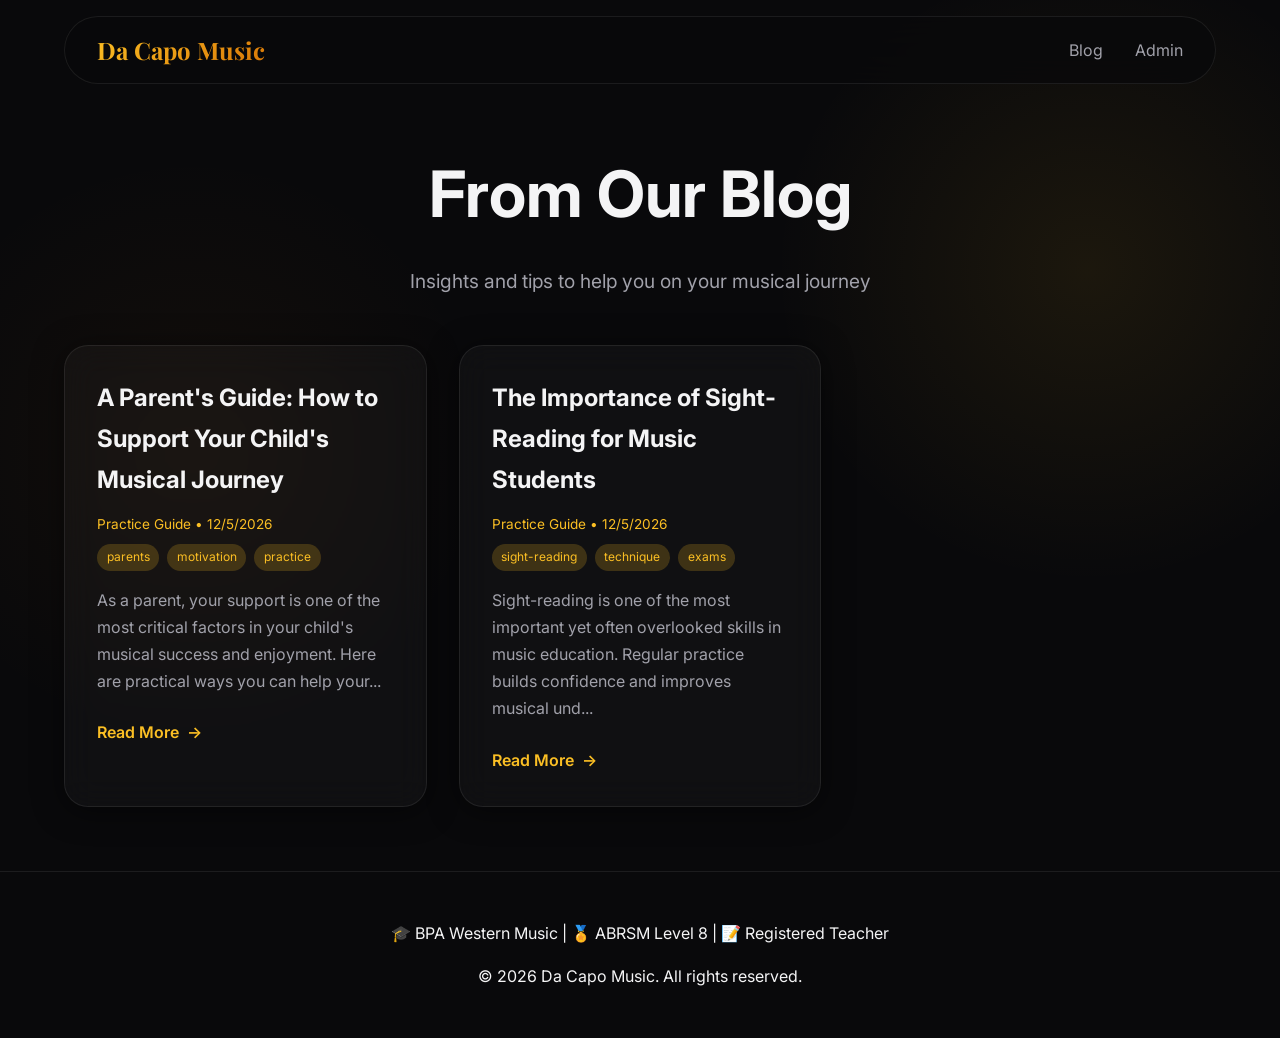
<file: blog.html>
<!DOCTYPE html>
<html lang="en">
<head>
    <meta charset="UTF-8">
    <meta name="viewport" content="width=device-width, initial-scale=1.0">
    <title>Da Capo Music | Blog Management System</title>
    <!-- Google Fonts -->
    <link href="https://fonts.googleapis.com/css2?family=Inter:wght@300;400;500;600;700;800&family=Playfair+Display:wght@700;900&display=swap" rel="stylesheet">
    <!-- Quill Rich Text Editor -->
    <link href="https://cdn.quilljs.com/1.3.6/quill.snow.css" rel="stylesheet">
    <script src="https://cdn.quilljs.com/1.3.6/quill.js"></script>
    <style>
        * {
            margin: 0;
            padding: 0;
            box-sizing: border-box;
        }

        :root {
            --bg-deep: #09090b;
            --bg-surface: #18181b;
            --glass-bg: rgba(255, 255, 255, 0.03);
            --glass-border: rgba(255, 255, 255, 0.08);
            --glass-highlight: rgba(255, 255, 255, 0.15);
            --accent-gold: #fbbf24;
            --accent-amber: #d97706;
            --accent-glow: rgba(251, 191, 36, 0.2);
            --text-main: #f4f4f5;
            --text-muted: #a1a1aa;
            --font-heading: 'Playfair Display', serif;
            --font-body: 'Inter', sans-serif;
            --radius-lg: 24px;
            --radius-md: 16px;
            --radius-sm: 8px;
        }

        body {
            font-family: var(--font-body);
            color: var(--text-main);
            background-color: var(--bg-deep);
            background-image: radial-gradient(circle at 15% 50%, rgba(217, 119, 6, 0.05), transparent 25%),
                              radial-gradient(circle at 85% 30%, rgba(251, 191, 36, 0.08), transparent 25%);
            background-attachment: fixed;
            line-height: 1.7;
            overflow-x: hidden;
        }

        /* Navigation */
        .navbar {
            position: fixed;
            top: 1rem;
            left: 50%;
            transform: translateX(-50%);
            width: 90%;
            max-width: 1200px;
            background: rgba(9, 9, 11, 0.8);
            backdrop-filter: blur(20px);
            border: 1px solid var(--glass-border);
            border-radius: 50px;
            z-index: 1000;
            padding: 0.8rem 2rem;
            display: flex;
            justify-content: space-between;
            align-items: center;
        }

        .navbar-brand {
            font-family: var(--font-heading);
            font-size: 1.5rem;
            font-weight: 700;
            background: linear-gradient(135deg, var(--accent-gold), var(--accent-amber));
            -webkit-background-clip: text;
            background-clip: text;
            -webkit-text-fill-color: transparent;
        }

        .nav-links {
            display: flex;
            gap: 2rem;
            align-items: center;
            flex-wrap: wrap;
        }

        .nav-links a {
            text-decoration: none;
            color: var(--text-muted);
            transition: color 0.3s;
        }

        .nav-links a:hover {
            color: var(--accent-gold);
        }

        .container {
            width: 90%;
            max-width: 1200px;
            margin: 0 auto;
        }

        /* Glassmorphism */
        .glass {
            background: var(--glass-bg);
            backdrop-filter: blur(16px);
            border: 1px solid var(--glass-border);
            border-radius: var(--radius-lg);
            box-shadow: 0 4px 30px rgba(0, 0, 0, 0.5);
        }

        /* Buttons */
        .btn {
            display: inline-flex;
            align-items: center;
            justify-content: center;
            padding: 0.75rem 1.8rem;
            font-family: var(--font-body);
            font-size: 0.95rem;
            font-weight: 600;
            border-radius: 50px;
            cursor: pointer;
            transition: all 0.3s ease;
            border: none;
        }

        .btn-gold {
            background: linear-gradient(135deg, var(--accent-gold), var(--accent-amber));
            color: #000;
        }

        .btn-gold:hover {
            transform: translateY(-2px);
            box-shadow: 0 5px 20px rgba(251, 191, 36, 0.4);
        }

        .btn-outline {
            background: transparent;
            border: 1px solid var(--accent-gold);
            color: var(--accent-gold);
        }

        .btn-outline:hover {
            background: var(--accent-gold);
            color: #000;
        }

        .btn-small {
            padding: 0.4rem 1rem;
            font-size: 0.85rem;
            border-radius: 8px;
            border: none;
            cursor: pointer;
            margin: 0.2rem;
        }

        .btn-edit { background: #3b82f6; color: white; }
        .btn-delete { background: #ef4444; color: white; }
        .btn-preview { background: #8b5cf6; color: white; }

        /* Blog Styles */
        .blog-header {
            padding-top: 140px;
            padding-bottom: 3rem;
            text-align: center;
        }

        .blog-list {
            display: grid;
            grid-template-columns: repeat(auto-fill, minmax(340px, 1fr));
            gap: 2rem;
            margin-bottom: 4rem;
        }

        .blog-post {
            padding: 2rem;
            transition: all 0.3s ease;
            cursor: pointer;
        }

        .blog-post:hover {
            transform: translateY(-5px);
            border-color: var(--accent-gold);
        }

        .blog-post h3 {
            font-size: 1.5rem;
            margin-bottom: 0.75rem;
            color: var(--text-main);
        }

        .blog-post .meta {
            color: var(--accent-gold);
            font-size: 0.85rem;
            margin-bottom: 1rem;
        }

        .blog-post p {
            color: var(--text-muted);
            margin-bottom: 1.5rem;
        }

        .read-more {
            color: var(--accent-gold);
            text-decoration: none;
            font-weight: 600;
        }

        .read-more::after {
            content: '→';
            margin-left: 0.5rem;
            transition: transform 0.3s;
        }

        .read-more:hover::after {
            transform: translateX(5px);
        }

        /* Admin Panel */
        .admin-panel {
            padding-top: 100px;
            min-height: 100vh;
        }

        .admin-header {
            display: flex;
            justify-content: space-between;
            align-items: center;
            margin-bottom: 2rem;
            flex-wrap: wrap;
            gap: 1rem;
        }

        .blog-table {
            width: 100%;
            border-collapse: collapse;
        }

        .blog-table th,
        .blog-table td {
            padding: 1rem;
            text-align: left;
            border-bottom: 1px solid var(--glass-border);
        }

        .blog-table th {
            color: var(--accent-gold);
            font-weight: 600;
        }

        /* Form Styles */
        .form-container {
            max-width: 900px;
            margin: 0 auto;
            padding: 2.5rem;
        }

        .form-group {
            margin-bottom: 1.5rem;
        }

        .form-group label {
            display: block;
            margin-bottom: 0.5rem;
            color: var(--text-muted);
            font-weight: 500;
        }

        .form-group label .required {
            color: #ef4444;
            margin-left: 0.25rem;
        }

        .form-group input,
        .form-group select,
        .form-group textarea {
            width: 100%;
            padding: 0.8rem 1rem;
            background: rgba(0, 0, 0, 0.3);
            border: 1px solid var(--glass-border);
            border-radius: var(--radius-sm);
            color: var(--text-main);
            font-family: var(--font-body);
            font-size: 1rem;
        }

        .form-group input:focus,
        .form-group select:focus,
        .form-group textarea:focus {
            outline: none;
            border-color: var(--accent-gold);
        }

        .form-group textarea {
            resize: vertical;
            min-height: 80px;
        }

        .ql-container {
            min-height: 350px;
            background: rgba(0, 0, 0, 0.2);
        }

        .ql-editor {
            color: var(--text-main);
        }

        .login-container {
            max-width: 400px;
            margin: 120px auto;
            padding: 2.5rem;
            text-align: center;
        }

        .login-container input {
            margin-bottom: 1rem;
        }

        .error-message {
            color: #ef4444;
            margin-top: 0.5rem;
            font-size: 0.9rem;
        }

        .success-message {
            color: #10b981;
            margin-top: 0.5rem;
        }

        .image-preview {
            max-width: 100%;
            max-height: 200px;
            margin-top: 0.5rem;
            border-radius: 8px;
        }

        .tag {
            display: inline-block;
            background: rgba(251, 191, 36, 0.2);
            padding: 0.2rem 0.6rem;
            border-radius: 20px;
            font-size: 0.75rem;
            color: var(--accent-gold);
            margin-right: 0.5rem;
        }

        .char-count {
            display: block;
            text-align: right;
            color: var(--text-muted);
            font-size: 0.8rem;
            margin-top: 0.25rem;
        }

        .char-count.warning {
            color: #f59e0b;
        }

        .char-count.danger {
            color: #ef4444;
        }

        @media (max-width: 768px) {
            .navbar .nav-links {
                display: none;
            }
            .blog-list {
                grid-template-columns: 1fr;
            }
            .admin-header {
                flex-direction: column;
                align-items: stretch;
            }
            .blog-table {
                font-size: 0.85rem;
            }
            .form-container {
                padding: 1.5rem;
            }
        }

        footer {
            text-align: center;
            padding: 3rem 0;
            border-top: 1px solid var(--glass-border);
            margin-top: 3rem;
        }
    </style>
</head>
<body>
    <!-- Public Blog View -->
    <div id="public-view">
        <nav class="navbar">
            <div class="navbar-brand"><a href="./index.html" style="text-decoration: none; color: inherit;">Da Capo Music</a></div>
            <div class="nav-links">
                <a href="#" onclick="showPublicView(); return false;">Blog</a>
                <a href="#" onclick="showAdminLogin(); return false;">Admin</a>
            </div>
        </nav>

        <div class="blog-header">
            <div class="container">
                <h1 style="font-size: 4rem; margin-bottom: 1rem;">From Our Blog</h1>
                <p style="color: var(--text-muted); font-size: 1.2rem;">Insights and tips to help you on your musical journey</p>
            </div>
        </div>

        <section class="container">
            <div id="public-blog-list" class="blog-list"></div>
        </section>

        <div id="blog-detail" style="display: none;" class="container">
            <div class="glass" style="padding: 3rem; max-width: 900px; margin: 0 auto;">
                <button onclick="closeBlogDetail()" class="btn-outline" style="margin-bottom: 2rem;">← Back to all posts</button>
                <div id="blog-detail-content"></div>
            </div>
        </div>

        <footer>
            <div class="container">
                <p>🎓 BPA Western Music | 🏅 ABRSM Level 8 | 📝 Registered Teacher</p>
                <p style="margin-top: 1rem;">&copy; 2026 Da Capo Music. All rights reserved.</p>
            </div>
        </footer>
    </div>

    <!-- Admin Login View -->
    <div id="admin-login" style="display: none;">
        <nav class="navbar">
            <div class="navbar-brand">Da Capo Music Admin</div>
            <div class="nav-links">
                <a href="#" onclick="showPublicView(); return false;">← Back to Site</a>
            </div>
        </nav>
        <div class="login-container glass">
            <h2 style="margin-bottom: 1rem;">Admin Login</h2>
            <p style="color: var(--text-muted); margin-bottom: 1.5rem;">Authorized access only</p>
            <input type="email" id="admin-email" placeholder="Email" value="ssvjaya@gmail.com">
            <input type="password" id="admin-password" placeholder="Password">
            <button class="btn btn-gold" onclick="handleAdminLogin()">Login</button>
            <div id="login-error" class="error-message"></div>
        </div>
    </div>

    <!-- Admin Dashboard View -->
    <div id="admin-dashboard" style="display: none;">
        <nav class="navbar">
            <div class="navbar-brand">Da Capo Music Admin</div>
            <div class="nav-links">
                <a href="#" onclick="showBlogList()">All Posts</a>
                <a href="#" onclick="showCreatePostForm()">+ New Post</a>
                <a href="#" onclick="handleAdminLogout()">Logout</a>
            </div>
        </nav>

        <div class="container admin-panel">
            <!-- Blog List View -->
            <div id="admin-blog-list">
                <div class="admin-header">
                    <h2>Manage Blog Posts</h2>
                    <button class="btn btn-gold" onclick="showCreatePostForm()">+ Create New Post</button>
                </div>
                <div class="glass" style="overflow-x: auto; padding: 1rem;">
                    <table class="blog-table">
                        <thead>
                            <tr><th>Title</th><th>Category</th><th>Status</th><th>Date</th><th>Actions</th></tr>
                        </thead>
                        <tbody id="admin-blogs-tbody"></tbody>
                    </table>
                </div>
            </div>

            <!-- Create/Edit Post Form -->
            <div id="post-form" style="display: none;">
                <div class="glass form-container">
                    <h2 id="form-title">Create New Post</h2>

                    <div class="form-group">
                        <label>Blog Title <span class="required">*</span></label>
                        <input type="text" id="post-title" placeholder="Enter blog title">
                    </div>

                    <div class="form-group">
                        <label>Slug <span class="required">*</span> (URL-friendly, e.g., my-first-blog-post)</label>
                        <input type="text" id="post-slug" placeholder="my-first-blog-post">
                    </div>

                    <div class="form-group">
                        <label>Category</label>
                        <select id="post-category">
                            <option value="Piano Tips">Piano Tips</option>
                            <option value="Exam Preparation">Exam Preparation</option>
                            <option value="Music Theory">Music Theory</option>
                            <option value="Practice Guide">Practice Guide</option>
                            <option value="Student Stories">Student Stories</option>
                            <option value="General">General</option>
                        </select>
                    </div>

                    <div class="form-group">
                        <label>Featured Image URL</label>
                        <input type="text" id="post-image" placeholder="https://example.com/image.jpg">
                        <small style="color: var(--text-muted);">Enter a direct image URL</small>
                    </div>

                    <div class="form-group">
                        <label>SEO Meta Description</label>
                        <textarea id="post-meta-description" placeholder="A brief description for search engines (recommended 150-160 characters)" maxlength="320"></textarea>
                        <span class="char-count" id="meta-char-count">0 / 320 characters</span>
                    </div>

                    <div class="form-group">
                        <label>Tags (comma separated)</label>
                        <input type="text" id="post-tags" placeholder="piano, music theory, abrsm">
                    </div>

                    <div class="form-group">
                        <label>Content <span class="required">*</span></label>
                        <div id="editor" style="height: 400px;"></div>
                    </div>

                    <div class="form-group">
                        <label style="display: flex; align-items: center; gap: 0.5rem; cursor: pointer;">
                            <input type="checkbox" id="post-published" checked> Publish immediately
                        </label>
                    </div>

                    <div style="display: flex; gap: 1rem; margin-top: 1.5rem; flex-wrap: wrap;">
                        <button class="btn btn-gold" onclick="saveBlogPost()">Save Post</button>
                        <button class="btn-outline" onclick="showBlogList()">Cancel</button>
                    </div>
                </div>
            </div>
        </div>
    </div>

    <script>
        // Storage keys
        const STORAGE_KEY = 'dacapo_blogs';
        const ADMIN_EMAIL = 'ssvjaya@gmail.com';
        const ADMIN_PASSWORD = 'admin123';

        let quillEditor = null;
        let currentEditId = null;
        let isLoggedIn = false;

        // Initialize Quill
        function initQuill() {
            if (!quillEditor && document.getElementById('editor')) {
                quillEditor = new Quill('#editor', {
                    theme: 'snow',
                    placeholder: 'Write your blog content here...',
                    modules: {
                        toolbar: [
                            [{ 'header': [1, 2, 3, false] }],
                            ['bold', 'italic', 'underline', 'strike'],
                            [{ 'color': [] }, { 'background': [] }],
                            [{ 'list': 'ordered'}, { 'list': 'bullet' }],
                            [{ 'align': [] }],
                            ['link', 'image'],
                            ['clean']
                        ]
                    }
                });
            }
        }

        // Get all blogs from localStorage
        function getBlogs() {
            const blogs = localStorage.getItem(STORAGE_KEY);
            return blogs ? JSON.parse(blogs) : [];
        }

        // Save blogs to localStorage
        function saveBlogs(blogs) {
            localStorage.setItem(STORAGE_KEY, JSON.stringify(blogs));
        }

        // Generate slug from title
        function generateSlug(title) {
            return title.toLowerCase()
                .replace(/[^a-z0-9]+/g, '-')
                .replace(/^-|-$/g, '');
        }

        // Auto-generate slug from title
        document.addEventListener('input', function(e) {
            if (e.target && e.target.id === 'post-title') {
                const slugInput = document.getElementById('post-slug');
                if (slugInput && !currentEditId) {
                    slugInput.value = generateSlug(e.target.value);
                }
            }
            // Meta description character counter
            if (e.target && e.target.id === 'post-meta-description') {
                updateCharCount(e.target);
            }
        });

        // Update character count for meta description
        function updateCharCount(textarea) {
            const count = textarea.value.length;
            const max = 320;
            const charCountEl = document.getElementById('meta-char-count');
            if (charCountEl) {
                charCountEl.textContent = `${count} / ${max} characters`;
                charCountEl.className = 'char-count';
                if (count > 300) {
                    charCountEl.classList.add('danger');
                } else if (count > 250) {
                    charCountEl.classList.add('warning');
                }
            }
        }

        // Public: Load published blogs
        function loadPublicBlogs() {
            const blogs = getBlogs();
            const publishedBlogs = blogs.filter(blog => blog.published === true)
                .sort((a, b) => new Date(b.createdAt) - new Date(a.createdAt));

            const container = document.getElementById('public-blog-list');
            if (!container) return;

            if (publishedBlogs.length === 0) {
                container.innerHTML = '<div style="text-align: center; padding: 3rem; color: var(--text-muted);">No blog posts yet. Check back soon!</div>';
                return;
            }

            container.innerHTML = publishedBlogs.map(blog => `
                <article class="blog-post glass" onclick="viewBlogDetail('${blog.slug}')">
                    ${blog.image ? `<img src="${blog.image}" alt="${escapeHtml(blog.title)}" style="width: 100%; height: 200px; object-fit: cover; border-radius: 12px; margin-bottom: 1rem;">` : ''}
                    <h3>${escapeHtml(blog.title)}</h3>
                    <div class="meta">
                        ${blog.category || 'General'} • ${new Date(blog.createdAt).toLocaleDateString()}
                        ${blog.tags ? '<div style="margin-top: 0.5rem;">' + blog.tags.map(t => `<span class="tag">${escapeHtml(t)}</span>`).join('') + '</div>' : ''}
                    </div>
                    <p>${escapeHtml(stripHtml(blog.content || '').substring(0, 150))}...</p>
                    <span class="read-more">Read More</span>
                </article>
            `).join('');
        }

        // View blog detail
        function viewBlogDetail(slug) {
            const blogs = getBlogs();
            const blog = blogs.find(b => b.slug === slug && b.published === true);

            if (!blog) return;

            document.getElementById('public-blog-list').style.display = 'none';
            document.getElementById('blog-detail').style.display = 'block';

            const detailContent = document.getElementById('blog-detail-content');
            detailContent.innerHTML = `
                ${blog.image ? `<img src="${blog.image}" alt="${escapeHtml(blog.title)}" style="width: 100%; border-radius: 24px; margin-bottom: 2rem;">` : ''}
                <h1 style="font-size: 2.5rem; margin-bottom: 1rem;">${escapeHtml(blog.title)}</h1>
                <div style="color: var(--accent-gold); margin-bottom: 2rem;">
                    📁 ${blog.category || 'General'} • 📅 ${new Date(blog.createdAt).toLocaleDateString()}
                </div>
                ${blog.tags ? `<div style="margin-bottom: 1.5rem;">${blog.tags.map(t => `<span class="tag">${escapeHtml(t)}</span>`).join('')}</div>` : ''}
                ${blog.metaDescription ? `<div style="margin-bottom: 1.5rem; color: var(--text-muted); font-style: italic; border-left: 3px solid var(--accent-gold); padding-left: 1rem;">${escapeHtml(blog.metaDescription)}</div>` : ''}
                <div style="color: var(--text-muted); line-height: 1.8;">${blog.content || ''}</div>
            `;

            window.scrollTo({ top: 0, behavior: 'smooth' });
        }

        function closeBlogDetail() {
            document.getElementById('blog-detail').style.display = 'none';
            document.getElementById('public-blog-list').style.display = 'grid';
        }

        // Admin: Load blogs for management
        function loadAdminBlogs() {
            const blogs = getBlogs();
            const sortedBlogs = blogs.sort((a, b) => new Date(b.createdAt) - new Date(a.createdAt));
            const tbody = document.getElementById('admin-blogs-tbody');

            if (!tbody) return;

            tbody.innerHTML = sortedBlogs.map(blog => `
                <tr>
                    <td>${escapeHtml(blog.title)}</td>
                    <td>${blog.category || 'General'}</td>
                    <td>${blog.published ? '<span style="color: #10b981;">✓ Published</span>' : '<span style="color: #f59e0b;">📝 Draft</span>'}</td>
                    <td>${new Date(blog.createdAt).toLocaleDateString()}</td>
                    <td>
                        <button class="btn-small btn-edit" onclick="editBlog('${blog.id}')">Edit</button>
                        <button class="btn-small btn-delete" onclick="deleteBlog('${blog.id}')">Delete</button>
                        <button class="btn-small btn-preview" onclick="previewBlog('${blog.id}')">Preview</button>
                    </td>
                </tr>
            `).join('');
        }

        // Show create post form
        function showCreatePostForm() {
            currentEditId = null;
            document.getElementById('form-title').textContent = 'Create New Post';
            document.getElementById('post-title').value = '';
            document.getElementById('post-slug').value = '';
            document.getElementById('post-category').value = 'General';
            document.getElementById('post-image').value = '';
            document.getElementById('post-meta-description').value = '';
            document.getElementById('post-tags').value = '';
            document.getElementById('post-published').checked = true;
            if (quillEditor) quillEditor.root.innerHTML = '';
            updateCharCount(document.getElementById('post-meta-description'));

            document.getElementById('admin-blog-list').style.display = 'none';
            document.getElementById('post-form').style.display = 'block';
            initQuill();
        }

        // Show blog list
        function showBlogList() {
            document.getElementById('post-form').style.display = 'none';
            document.getElementById('admin-blog-list').style.display = 'block';
            loadAdminBlogs();
        }

        // Edit blog
        function editBlog(id) {
            const blogs = getBlogs();
            const blog = blogs.find(b => b.id === id);
            if (!blog) return;

            currentEditId = id;
            document.getElementById('form-title').textContent = 'Edit Post';
            document.getElementById('post-title').value = blog.title || '';
            document.getElementById('post-slug').value = blog.slug || '';
            document.getElementById('post-category').value = blog.category || 'General';
            document.getElementById('post-image').value = blog.image || '';
            document.getElementById('post-meta-description').value = blog.metaDescription || '';
            document.getElementById('post-tags').value = (blog.tags || []).join(', ');
            document.getElementById('post-published').checked = blog.published || false;
            updateCharCount(document.getElementById('post-meta-description'));

            initQuill();
            if (quillEditor) quillEditor.root.innerHTML = blog.content || '';

            document.getElementById('admin-blog-list').style.display = 'none';
            document.getElementById('post-form').style.display = 'block';
        }

        // Preview blog
        function previewBlog(id) {
            const blogs = getBlogs();
            const blog = blogs.find(b => b.id === id);
            if (!blog) return;

            const previewWindow = window.open('', '_blank');
            previewWindow.document.write(`
                <!DOCTYPE html>
                <html>
                <head>
                    <title>${blog.title} | Preview</title>
                    ${blog.metaDescription ? `<meta name="description" content="${blog.metaDescription}">` : ''}
                    <style>
                        body { font-family: 'Inter', sans-serif; max-width: 800px; margin: 0 auto; padding: 2rem; background: #09090b; color: #f4f4f5; }
                        img { max-width: 100%; border-radius: 16px; }
                        h1 { color: #fbbf24; }
                        .meta-desc { color: #a1a1aa; font-style: italic; border-left: 3px solid #fbbf24; padding-left: 1rem; margin: 1rem 0; }
                    </style>
                </head>
                <body>
                    ${blog.image ? `<img src="${blog.image}" alt="">` : ''}
                    <h1>${blog.title}</h1>
                    <p><strong>Category:</strong> ${blog.category} | <strong>Status:</strong> ${blog.published ? 'Published' : 'Draft'}</p>
                    ${blog.metaDescription ? `<div class="meta-desc">${blog.metaDescription}</div>` : ''}
                    <div>${blog.content || ''}</div>
                </body>
                </html>
            `);
            previewWindow.document.close();
        }

        // Save blog post
        function saveBlogPost() {
            const title = document.getElementById('post-title').value.trim();
            let slug = document.getElementById('post-slug').value.trim();
            const category = document.getElementById('post-category').value;
            const image = document.getElementById('post-image').value.trim();
            const metaDescription = document.getElementById('post-meta-description').value.trim();
            const tagsRaw = document.getElementById('post-tags').value;
            const tags = tagsRaw.split(',').map(t => t.trim()).filter(t => t);
            const content = quillEditor ? quillEditor.root.innerHTML : '';
            const published = document.getElementById('post-published').checked;

            if (!title || !slug) {
                alert('Please enter a title and slug');
                return;
            }

            // Ensure slug is valid
            slug = slug.toLowerCase().replace(/[^a-z0-9-]/g, '-').replace(/-+/g, '-').replace(/^-|-$/g, '');

            const blogs = getBlogs();
            const now = new Date().toISOString();

            if (currentEditId) {
                // Update existing
                const index = blogs.findIndex(b => b.id === currentEditId);
                if (index !== -1) {
                    blogs[index] = {
                        ...blogs[index],
                        title,
                        slug,
                        category,
                        image,
                        metaDescription,
                        tags,
                        content,
                        published,
                        updatedAt: now
                    };
                    saveBlogs(blogs);
                    alert('Blog post updated successfully!');
                }
            } else {
                // Create new
                const newBlog = {
                    id: Date.now().toString(),
                    title,
                    slug,
                    category,
                    image,
                    metaDescription,
                    tags,
                    content,
                    published,
                    author: ADMIN_EMAIL,
                    createdAt: now,
                    updatedAt: now
                };
                blogs.push(newBlog);
                saveBlogs(blogs);
                alert('Blog post created successfully!');
            }

            showBlogList();
            if (document.getElementById('public-blog-list')) {
                loadPublicBlogs();
            }
        }

        // Delete blog
        function deleteBlog(id) {
            if (confirm('Are you sure you want to delete this blog post? This cannot be undone.')) {
                const blogs = getBlogs();
                const filtered = blogs.filter(b => b.id !== id);
                saveBlogs(filtered);
                loadAdminBlogs();
                loadPublicBlogs();
                alert('Blog post deleted successfully!');
            }
        }

        // Helper functions
        function escapeHtml(str) {
            if (!str) return '';
            return str.replace(/[&<>]/g, function(m) {
                if (m === '&') return '&amp;';
                if (m === '<') return '&lt;';
                if (m === '>') return '&gt;';
                return m;
            });
        }

        function stripHtml(html) {
            if (!html) return '';
            const tmp = document.createElement('div');
            tmp.innerHTML = html;
            return tmp.textContent || tmp.innerText || '';
        }

        // View management
        function showPublicView() {
            document.getElementById('public-view').style.display = 'block';
            document.getElementById('admin-login').style.display = 'none';
            document.getElementById('admin-dashboard').style.display = 'none';
            loadPublicBlogs();
            closeBlogDetail();
        }

        function showAdminLogin() {
            document.getElementById('public-view').style.display = 'none';
            document.getElementById('admin-login').style.display = 'block';
            document.getElementById('admin-dashboard').style.display = 'none';
        }

        function handleAdminLogin() {
            const email = document.getElementById('admin-email').value;
            const password = document.getElementById('admin-password').value;
            const errorDiv = document.getElementById('login-error');

            if (email === ADMIN_EMAIL && password === ADMIN_PASSWORD) {
                isLoggedIn = true;
                document.getElementById('public-view').style.display = 'none';
                document.getElementById('admin-login').style.display = 'none';
                document.getElementById('admin-dashboard').style.display = 'block';
                showBlogList();
                initQuill();
                errorDiv.textContent = '';
            } else {
                errorDiv.textContent = 'Invalid email or password. Access denied.';
            }
        }

        function handleAdminLogout() {
            isLoggedIn = false;
            showPublicView();
        }

        // Initialize
        function init() {
            // Check if there are any existing blogs, if not, add sample data
            const existingBlogs = getBlogs();
            if (existingBlogs.length === 0) {
                const sampleBlogs = [{
                    id: '1',
                    title: "A Parent's Guide: How to Support Your Child's Musical Journey",
                    slug: 'parents-guide-musical-journey',
                    category: 'Practice Guide',
                    image: '',
                    metaDescription: 'Practical tips for parents to help their children succeed and enjoy learning music. Create a positive practice environment and foster musical growth.',
                    tags: ['parents', 'motivation', 'practice'],
                    content: '<p>As a parent, your support is one of the most critical factors in your child\'s musical success and enjoyment. Here are practical ways you can help your child thrive on their musical journey.</p><h2>Create a Positive Practice Environment</h2><p>A dedicated and encouraging space can make practice feel less like a chore and more like a creative activity.</p>',
                    published: true,
                    author: ADMIN_EMAIL,
                    createdAt: new Date().toISOString(),
                    updatedAt: new Date().toISOString()
                }, {
                    id: '2',
                    title: 'The Importance of Sight-Reading for Music Students',
                    slug: 'importance-of-sight-reading',
                    category: 'Practice Guide',
                    image: '',
                    metaDescription: 'Discover why sight-reading is essential for music students. Learn how regular practice builds confidence and improves overall musicianship.',
                    tags: ['sight-reading', 'technique', 'exams'],
                    content: '<p>Sight-reading is one of the most important yet often overlooked skills in music education. Regular practice builds confidence and improves musical understanding.</p>',
                    published: true,
                    author: ADMIN_EMAIL,
                    createdAt: new Date().toISOString(),
                    updatedAt: new Date().toISOString()
                }];
                saveBlogs(sampleBlogs);
            }

            loadPublicBlogs();
        }

        init();
    </script>
</body>
</html>
</file>
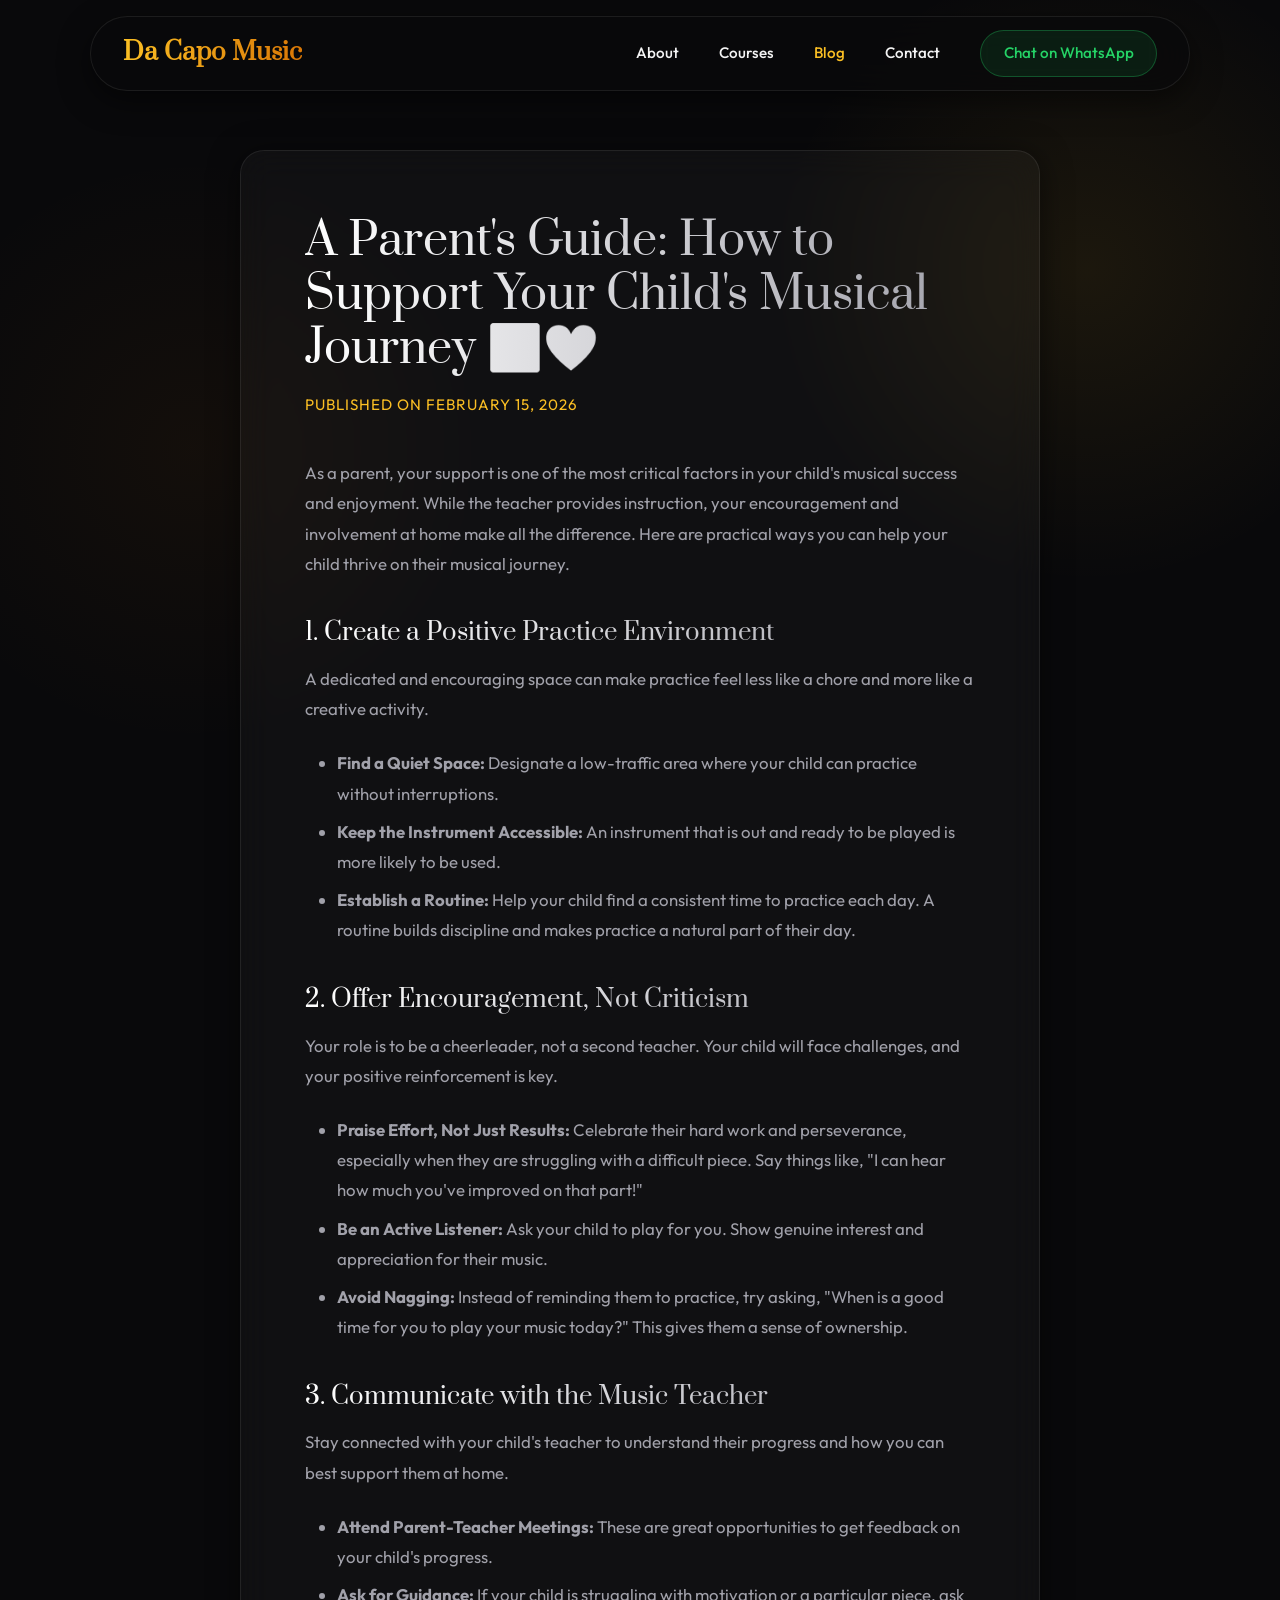
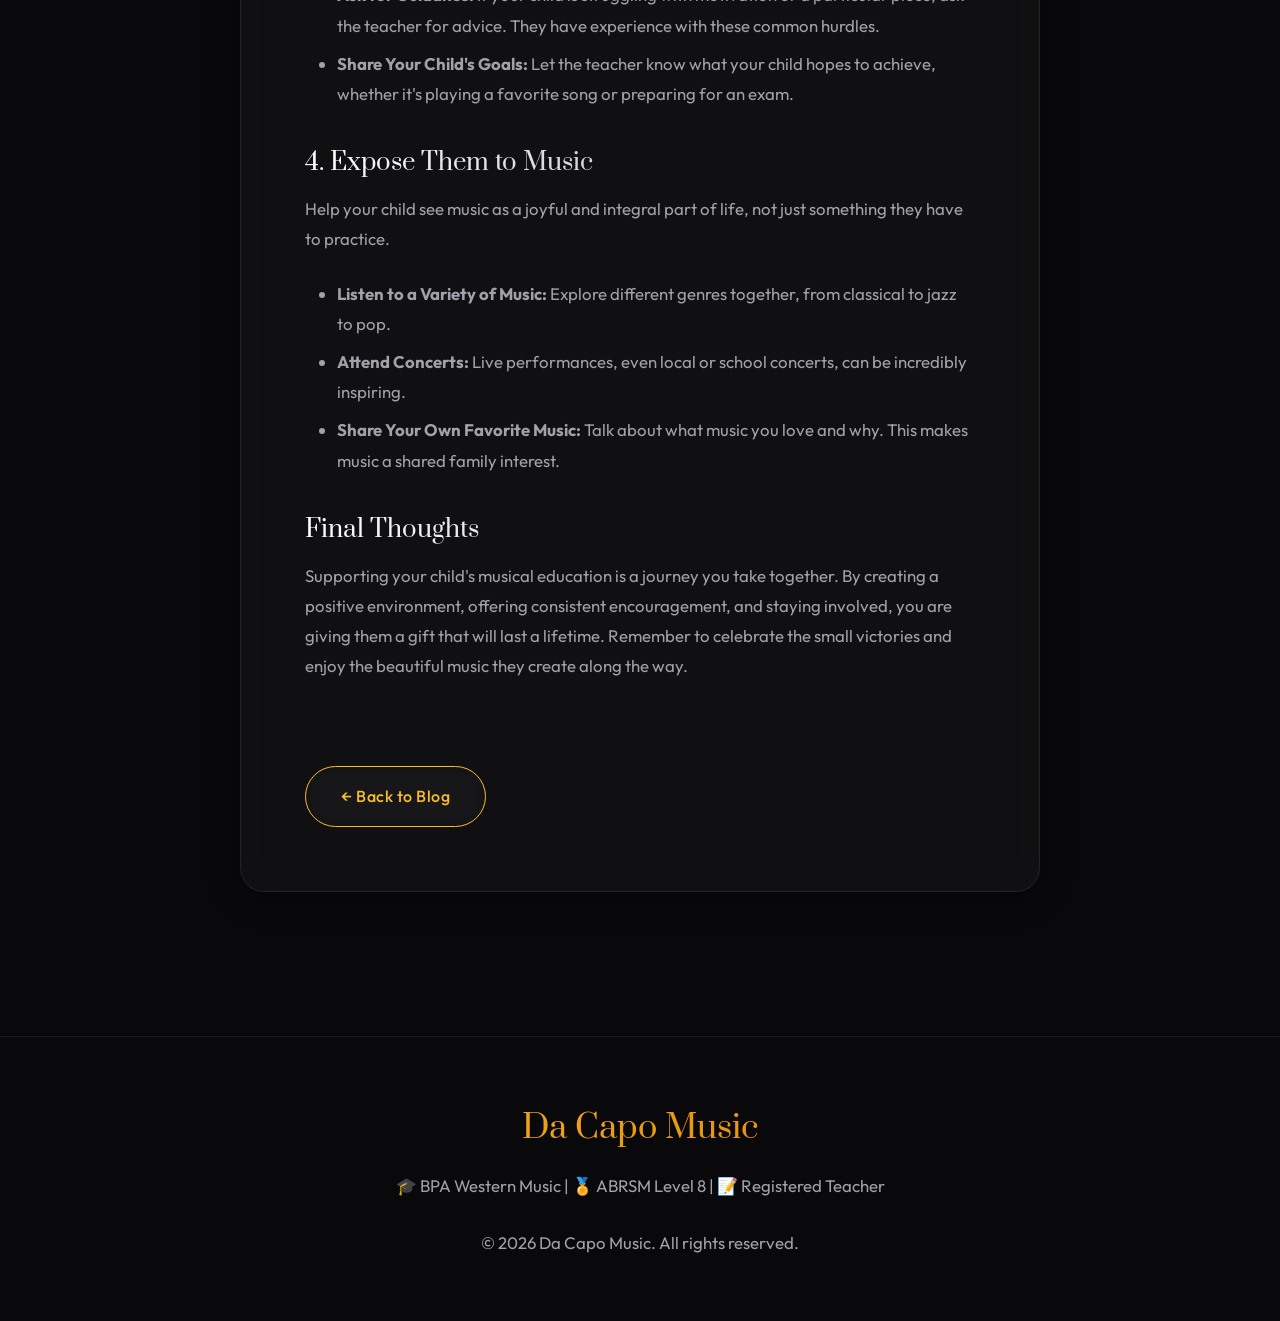
<file: post1.html>
<!DOCTYPE html>
<html lang="en">
<head>
    <meta charset="UTF-8">
    <meta name="viewport" content="width=device-width, initial-scale=1.0">
    <title>A Parent's Guide: How to Support Your Child's Musical Journey | Da Capo Music</title>
    <!-- Fonts -->
    <link rel="preconnect" href="https://fonts.googleapis.com">
    <link rel="preconnect" href="https://fonts.gstatic.com" crossorigin>
    <link href="https://fonts.googleapis.com/css2?family=Outfit:wght@300;400;500;700;800&family=Prata&display=swap" rel="stylesheet">
    <link rel="stylesheet" href="styles.css">
    <style>
        .post-content { padding-top: 150px; padding-bottom: 5rem; max-width: 800px; margin: 0 auto; }
        .post-article { padding: 4rem; }
        .post-article h1 { margin-bottom: 1rem; font-size: 2.8rem; background: linear-gradient(to right, #fff, #a1a1aa); -webkit-background-clip: text; background-clip: text; -webkit-text-fill-color: transparent; }
        .post-metadata { color: var(--accent-gold); font-size: 0.95rem; margin-bottom: 2.5rem; text-transform: uppercase; letter-spacing: 1px; }
        .post-article h2, .post-article h3 { margin-top: 2.5rem; margin-bottom: 1rem; color: var(--text-main); font-size: 1.5rem; }
        .post-article p, .post-article ul, .post-article ol { margin-bottom: 1.5rem; color: var(--text-muted); line-height: 1.8; }
        .post-article ul, .post-article ol { padding-left: 2rem; }
        .post-article li { margin-bottom: 0.5rem; }
        @media (max-width: 768px) { .post-article { padding: 2rem; } .post-article h1 { font-size: 2rem; } }
    </style>
</head>
<body>
    <nav class="navbar">
        <div class="container">
            <div class="navbar-brand"><a href="index.html">Da Capo Music</a></div>
            <div class="nav-links">
                <a href="index.html#about">About</a>
                <a href="index.html#courses">Courses</a>
                <a href="blog.html" style="color: var(--accent-gold);">Blog</a>
                <a href="index.html#contact">Contact</a>
                <a href="https://wa.me/94711113036" class="nav-whatsapp" target="_blank">Chat on WhatsApp</a>
            </div>
        </div>
    </nav>
    <section class="post-content reveal">
        <article class="post-article glass">
            <h1>A Parent's Guide: How to Support Your Child's Musical Journey 👨‍👩‍👧‍👦❤️</h1>
            <div class="post-metadata">Published on February 15, 2026</div>
            <p>As a parent, your support is one of the most critical factors in your child's musical success and enjoyment. While the teacher provides instruction, your encouragement and involvement at home make all the difference. Here are practical ways you can help your child thrive on their musical journey.</p>
            
            <h2>1. Create a Positive Practice Environment</h2>
            <p>A dedicated and encouraging space can make practice feel less like a chore and more like a creative activity.</p>
            <ul>
                <li><strong>Find a Quiet Space:</strong> Designate a low-traffic area where your child can practice without interruptions.</li>
                <li><strong>Keep the Instrument Accessible:</strong> An instrument that is out and ready to be played is more likely to be used.</li>
                <li><strong>Establish a Routine:</strong> Help your child find a consistent time to practice each day. A routine builds discipline and makes practice a natural part of their day.</li>
            </ul>

            <h2>2. Offer Encouragement, Not Criticism</h2>
            <p>Your role is to be a cheerleader, not a second teacher. Your child will face challenges, and your positive reinforcement is key.</p>
            <ul>
                <li><strong>Praise Effort, Not Just Results:</strong> Celebrate their hard work and perseverance, especially when they are struggling with a difficult piece. Say things like, "I can hear how much you've improved on that part!"</li>
                <li><strong>Be an Active Listener:</strong> Ask your child to play for you. Show genuine interest and appreciation for their music.</li>
                <li><strong>Avoid Nagging:</strong> Instead of reminding them to practice, try asking, "When is a good time for you to play your music today?" This gives them a sense of ownership.</li>
            </ul>

            <h2>3. Communicate with the Music Teacher</h2>
            <p>Stay connected with your child's teacher to understand their progress and how you can best support them at home.</p>
            <ul>
                <li><strong>Attend Parent-Teacher Meetings:</strong> These are great opportunities to get feedback on your child's progress.</li>
                <li><strong>Ask for Guidance:</strong> If your child is struggling with motivation or a particular piece, ask the teacher for advice. They have experience with these common hurdles.</li>
                <li><strong>Share Your Child's Goals:</strong> Let the teacher know what your child hopes to achieve, whether it's playing a favorite song or preparing for an exam.</li>
            </ul>

            <h2>4. Expose Them to Music</h2>
            <p>Help your child see music as a joyful and integral part of life, not just something they have to practice.</p>
            <ul>
                <li><strong>Listen to a Variety of Music:</strong> Explore different genres together, from classical to jazz to pop.</li>
                <li><strong>Attend Concerts:</strong> Live performances, even local or school concerts, can be incredibly inspiring.</li>
                <li><strong>Share Your Own Favorite Music:</strong> Talk about what music you love and why. This makes music a shared family interest.</li>
            </ul>

            <h2>Final Thoughts</h2>
            <p>Supporting your child's musical education is a journey you take together. By creating a positive environment, offering consistent encouragement, and staying involved, you are giving them a gift that will last a lifetime. Remember to celebrate the small victories and enjoy the beautiful music they create along the way.</p>
            
            <br>
            <a href="blog.html" class="btn btn-outline" style="margin-top: 2rem;">← Back to Blog</a>
        </article>
    </section>
    <footer class="footer">
        <div class="container">
            <div class="footer-logo">Da Capo Music</div>
            <p>🎓 BPA Western Music | 🏅 ABRSM Level 8 | 📝 Registered Teacher</p>
            <br>
            <p>&copy; 2026 Da Capo Music. All rights reserved.</p>
        </div>
    </footer>
    <script src="script.js"></script>
</body>
</html>
</file>
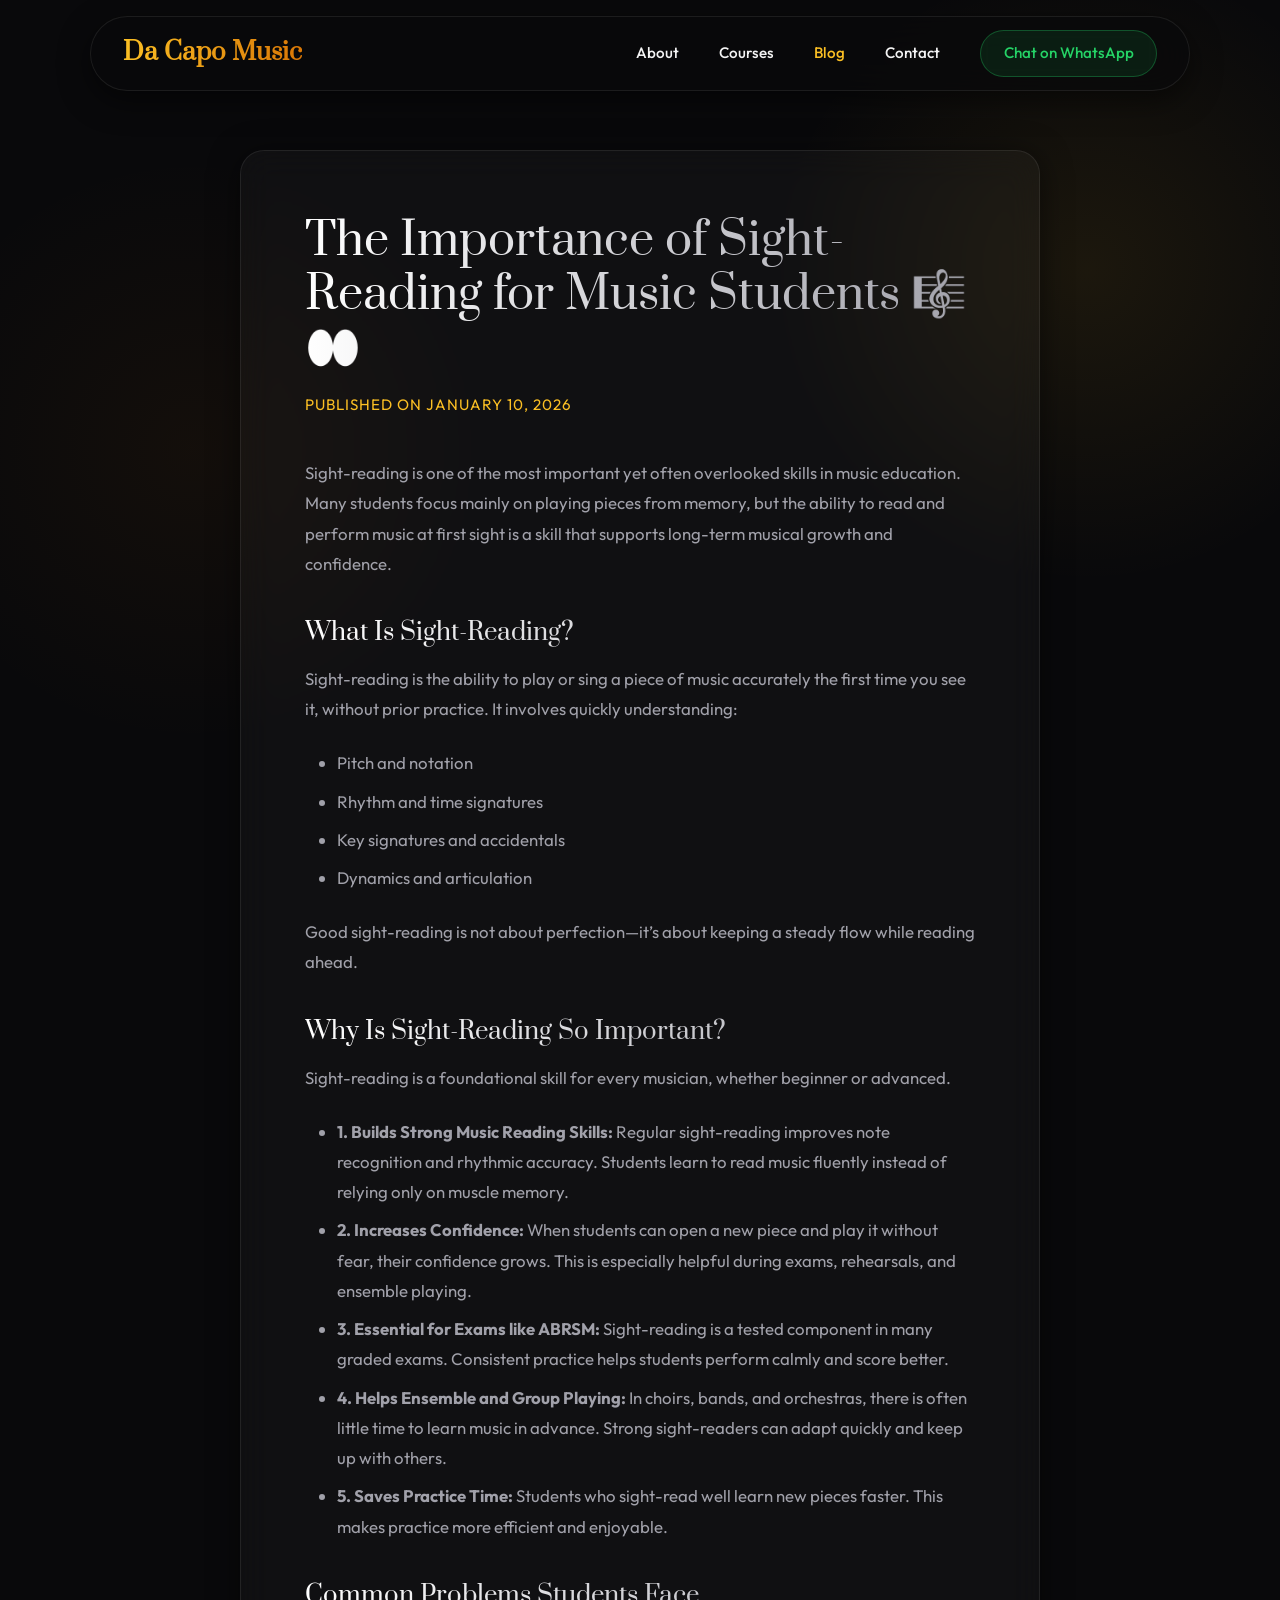
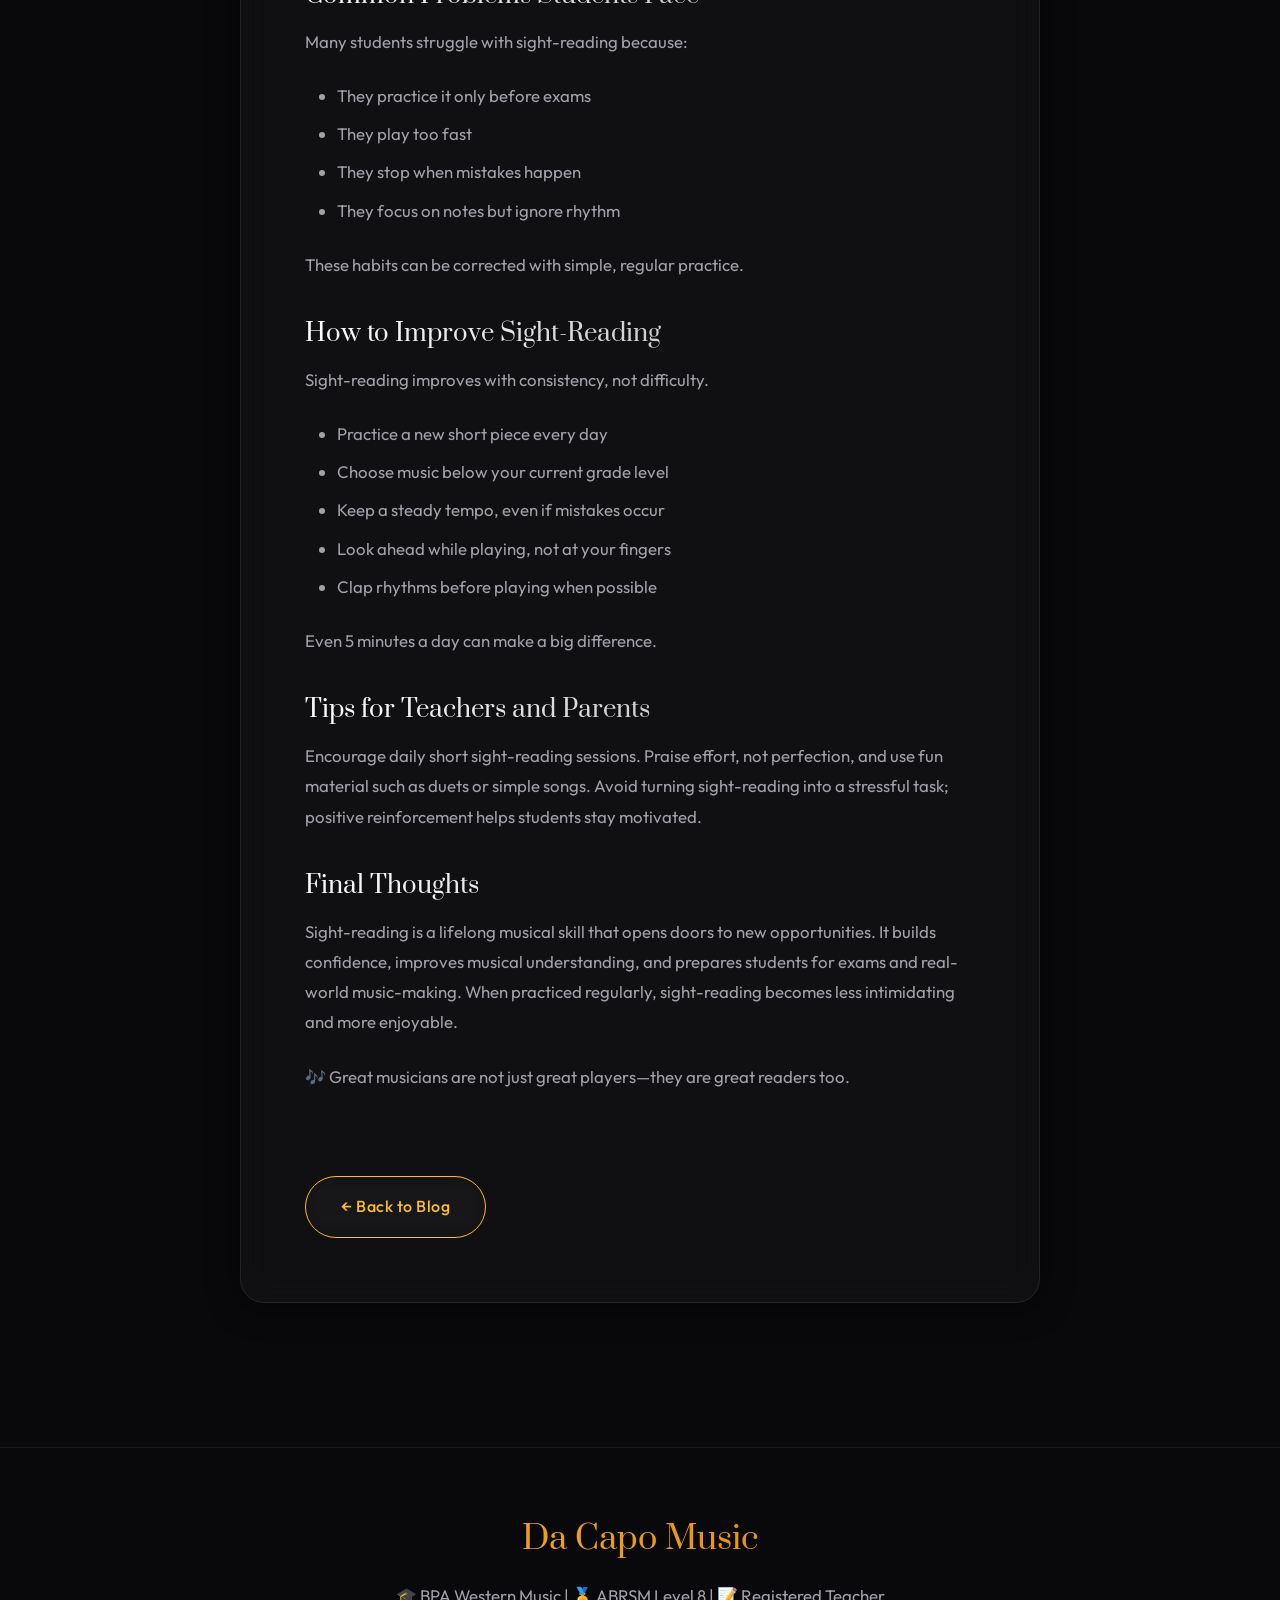
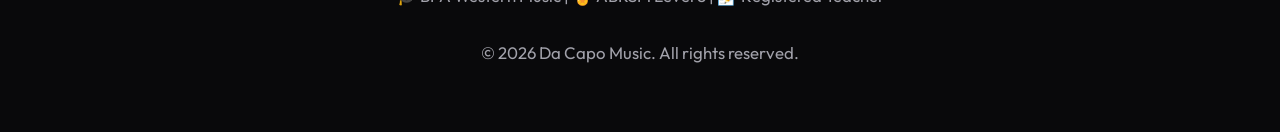
<file: post2.html>
<!DOCTYPE html>
<html lang="en">
<head>
    <meta charset="UTF-8">
    <meta name="viewport" content="width=device-width, initial-scale=1.0">
    <title>The Importance of Sight-Reading for Music Students | Da Capo Music</title>
    <!-- Fonts -->
    <link rel="preconnect" href="https://fonts.googleapis.com">
    <link rel="preconnect" href="https://fonts.gstatic.com" crossorigin>
    <link href="https://fonts.googleapis.com/css2?family=Outfit:wght@300;400;500;700;800&family=Prata&display=swap" rel="stylesheet">
    <link rel="stylesheet" href="styles.css">
    <style>
        .post-content { padding-top: 150px; padding-bottom: 5rem; max-width: 800px; margin: 0 auto; }
        .post-article { padding: 4rem; }
        .post-article h1 { margin-bottom: 1rem; font-size: 2.8rem; background: linear-gradient(to right, #fff, #a1a1aa); -webkit-background-clip: text; background-clip: text; -webkit-text-fill-color: transparent; }
        .post-metadata { color: var(--accent-gold); font-size: 0.95rem; margin-bottom: 2.5rem; text-transform: uppercase; letter-spacing: 1px; }
        .post-article h2, .post-article h3 { margin-top: 2.5rem; margin-bottom: 1rem; color: var(--text-main); font-size: 1.5rem; }
        .post-article p, .post-article ul, .post-article ol { margin-bottom: 1.5rem; color: var(--text-muted); line-height: 1.8; }
        .post-article ul, .post-article ol { padding-left: 2rem; }
        .post-article li { margin-bottom: 0.5rem; }
        @media (max-width: 768px) { .post-article { padding: 2rem; } .post-article h1 { font-size: 2rem; } }
    </style>
</head>
<body>
    <nav class="navbar">
        <div class="container">
            <div class="navbar-brand"><a href="index.html">Da Capo Music</a></div>
            <div class="nav-links">
                <a href="index.html#about">About</a>
                <a href="index.html#courses">Courses</a>
                <a href="blog.html" style="color: var(--accent-gold);">Blog</a>
                <a href="index.html#contact">Contact</a>
                <a href="https://wa.me/94711113036" class="nav-whatsapp" target="_blank">Chat on WhatsApp</a>
            </div>
        </div>
    </nav>
    <section class="post-content reveal">
        <article class="post-article glass">
            <h1>The Importance of Sight-Reading for Music Students 🎼👀</h1>
            <div class="post-metadata">Published on January 10, 2026</div>
            <p>Sight-reading is one of the most important yet often overlooked skills in music education. Many students focus mainly on playing pieces from memory, but the ability to read and perform music at first sight is a skill that supports long-term musical growth and confidence.</p>
            
            <h2>What Is Sight-Reading?</h2>
            <p>Sight-reading is the ability to play or sing a piece of music accurately the first time you see it, without prior practice. It involves quickly understanding:</p>
            <ul>
                <li>Pitch and notation</li>
                <li>Rhythm and time signatures</li>
                <li>Key signatures and accidentals</li>
                <li>Dynamics and articulation</li>
            </ul>
            <p>Good sight-reading is not about perfection—it’s about keeping a steady flow while reading ahead.</p>

            <h2>Why Is Sight-Reading So Important?</h2>
            <p>Sight-reading is a foundational skill for every musician, whether beginner or advanced.</p>
            <ul>
                <li><strong>1. Builds Strong Music Reading Skills:</strong> Regular sight-reading improves note recognition and rhythmic accuracy. Students learn to read music fluently instead of relying only on muscle memory.</li>
                <li><strong>2. Increases Confidence:</strong> When students can open a new piece and play it without fear, their confidence grows. This is especially helpful during exams, rehearsals, and ensemble playing.</li>
                <li><strong>3. Essential for Exams like ABRSM:</strong> Sight-reading is a tested component in many graded exams. Consistent practice helps students perform calmly and score better.</li>
                <li><strong>4. Helps Ensemble and Group Playing:</strong> In choirs, bands, and orchestras, there is often little time to learn music in advance. Strong sight-readers can adapt quickly and keep up with others.</li>
                <li><strong>5. Saves Practice Time:</strong> Students who sight-read well learn new pieces faster. This makes practice more efficient and enjoyable.</li>
            </ul>

            <h2>Common Problems Students Face</h2>
            <p>Many students struggle with sight-reading because:</p>
            <ul>
                <li>They practice it only before exams</li>
                <li>They play too fast</li>
                <li>They stop when mistakes happen</li>
                <li>They focus on notes but ignore rhythm</li>
            </ul>
            <p>These habits can be corrected with simple, regular practice.</p>

            <h2>How to Improve Sight-Reading</h2>
            <p>Sight-reading improves with consistency, not difficulty.</p>
            <ul>
                <li>Practice a new short piece every day</li>
                <li>Choose music below your current grade level</li>
                <li>Keep a steady tempo, even if mistakes occur</li>
                <li>Look ahead while playing, not at your fingers</li>
                <li>Clap rhythms before playing when possible</li>
            </ul>
            <p>Even 5 minutes a day can make a big difference.</p>

            <h2>Tips for Teachers and Parents</h2>
            <p>Encourage daily short sight-reading sessions. Praise effort, not perfection, and use fun material such as duets or simple songs. Avoid turning sight-reading into a stressful task; positive reinforcement helps students stay motivated.</p>

            <h2>Final Thoughts</h2>
            <p>Sight-reading is a lifelong musical skill that opens doors to new opportunities. It builds confidence, improves musical understanding, and prepares students for exams and real-world music-making. When practiced regularly, sight-reading becomes less intimidating and more enjoyable.</p>
            <p>🎶 Great musicians are not just great players—they are great readers too.</p>

            <br>
            <a href="blog.html" class="btn btn-outline" style="margin-top: 2rem;">← Back to Blog</a>
        </article>
    </section>
    <footer class="footer">
        <div class="container">
            <div class="footer-logo">Da Capo Music</div>
            <p>🎓 BPA Western Music | 🏅 ABRSM Level 8 | 📝 Registered Teacher</p>
            <br>
            <p>&copy; 2026 Da Capo Music. All rights reserved.</p>
        </div>
    </footer>
    <script src="script.js"></script>
</body>
</html>
</file>
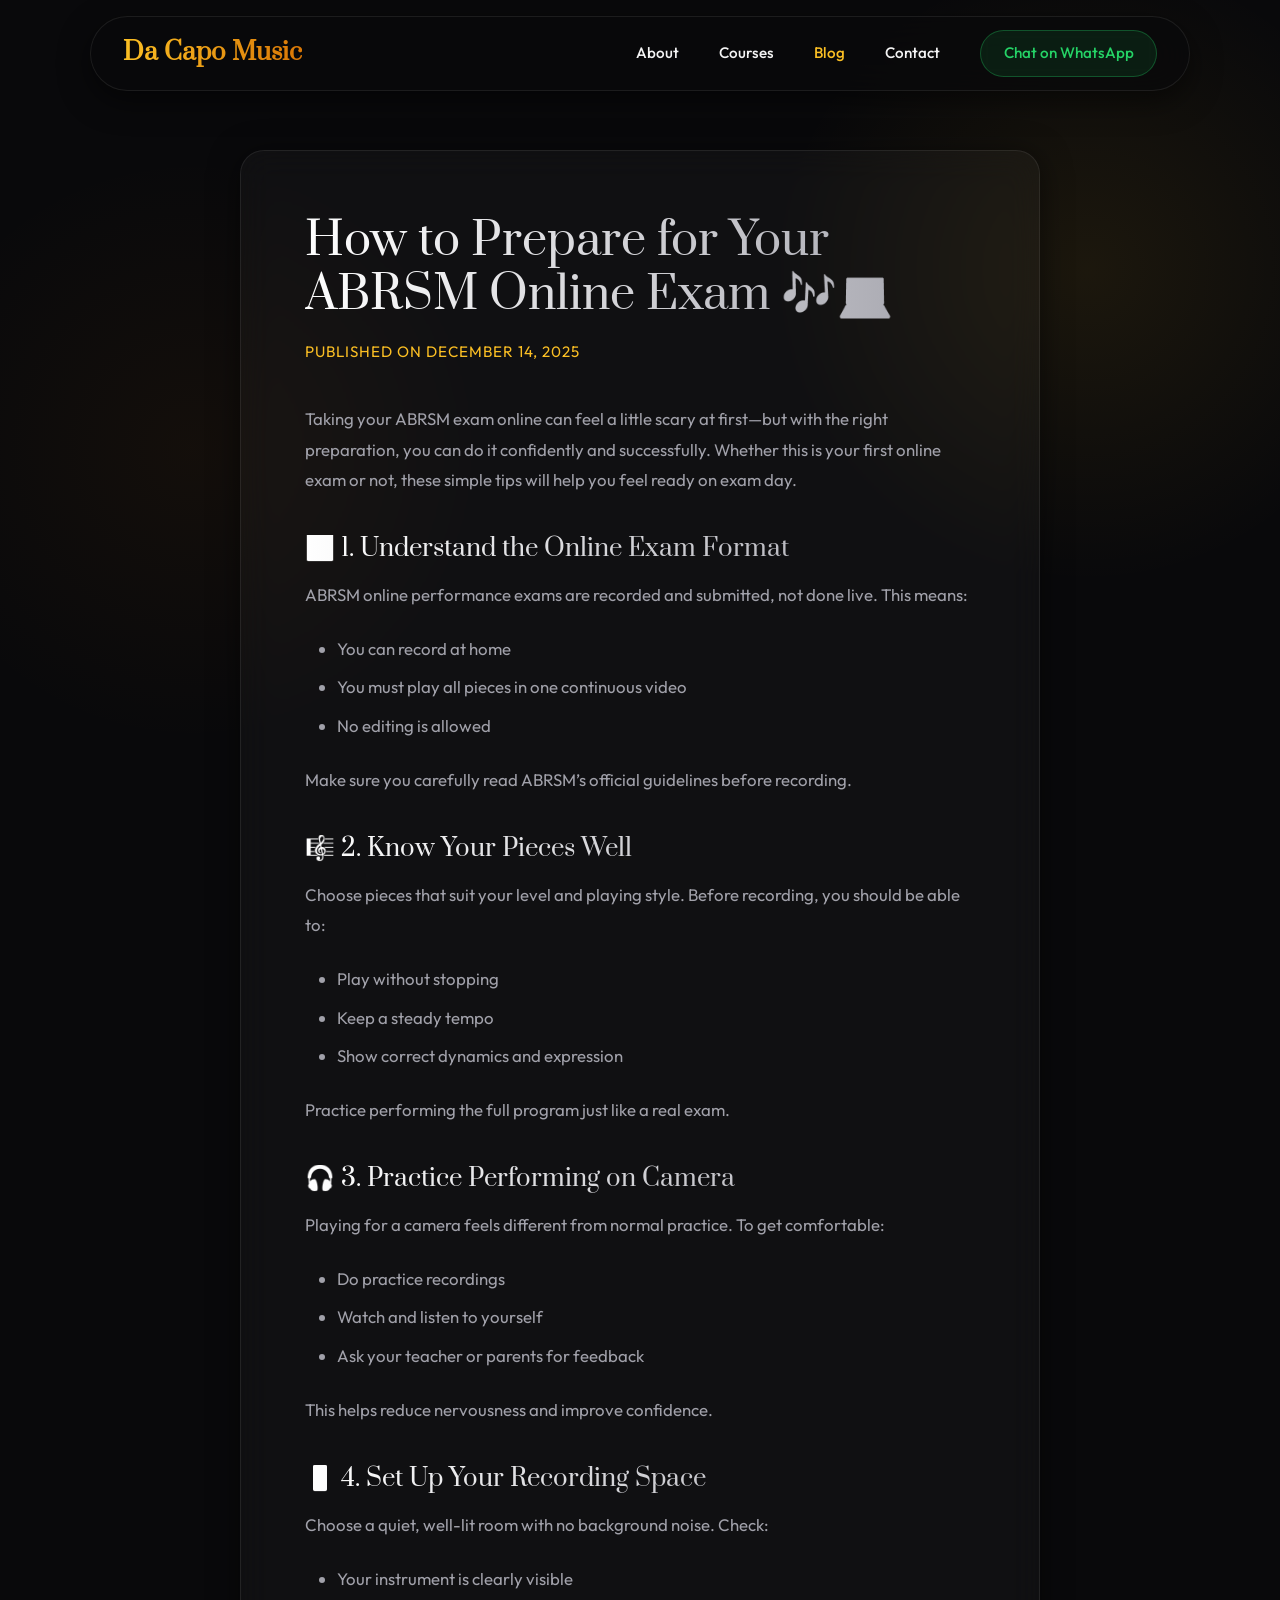
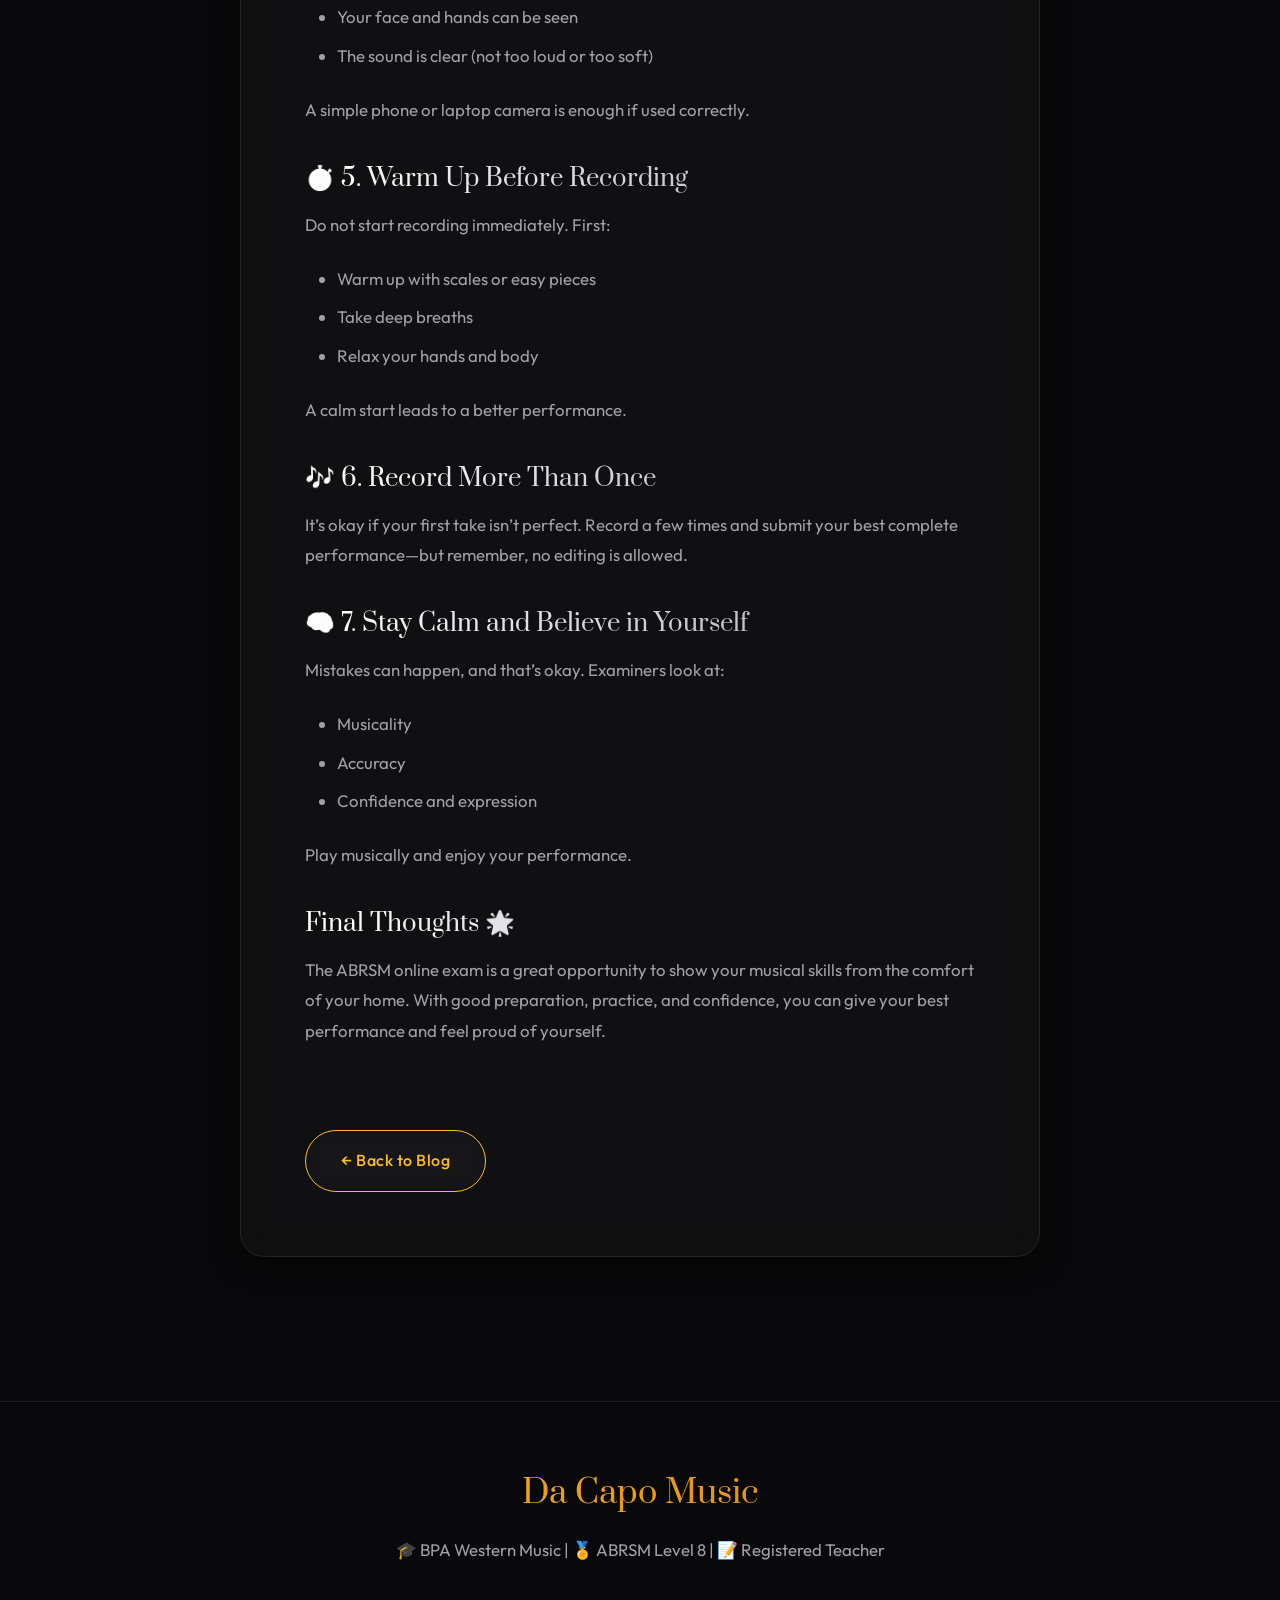
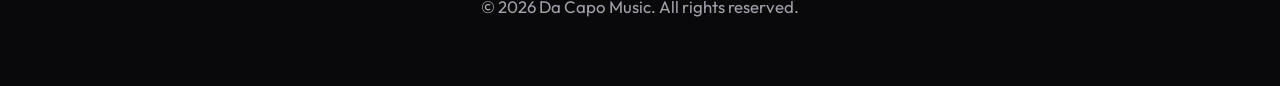
<file: post3.html>
<!DOCTYPE html>
<html lang="en">
<head>
    <meta charset="UTF-8">
    <meta name="viewport" content="width=device-width, initial-scale=1.0">
    <title>How to Prepare for Your ABRSM Online Exam | Da Capo Music</title>
    <!-- Fonts -->
    <link rel="preconnect" href="https://fonts.googleapis.com">
    <link rel="preconnect" href="https://fonts.gstatic.com" crossorigin>
    <link href="https://fonts.googleapis.com/css2?family=Outfit:wght@300;400;500;700;800&family=Prata&display=swap" rel="stylesheet">
    <link rel="stylesheet" href="styles.css">
    <style>
        .post-content { padding-top: 150px; padding-bottom: 5rem; max-width: 800px; margin: 0 auto; }
        .post-article { padding: 4rem; }
        .post-article h1 { margin-bottom: 1rem; font-size: 2.8rem; background: linear-gradient(to right, #fff, #a1a1aa); -webkit-background-clip: text; background-clip: text; -webkit-text-fill-color: transparent; }
        .post-metadata { color: var(--accent-gold); font-size: 0.95rem; margin-bottom: 2.5rem; text-transform: uppercase; letter-spacing: 1px; }
        .post-article h2, .post-article h3 { margin-top: 2.5rem; margin-bottom: 1rem; color: var(--text-main); font-size: 1.5rem; }
        .post-article p, .post-article ul, .post-article ol { margin-bottom: 1.5rem; color: var(--text-muted); line-height: 1.8; }
        .post-article ul, .post-article ol { padding-left: 2rem; }
        .post-article li { margin-bottom: 0.5rem; }
        @media (max-width: 768px) { .post-article { padding: 2rem; } .post-article h1 { font-size: 2rem; } }
    </style>
</head>
<body>
    <nav class="navbar">
        <div class="container">
            <div class="navbar-brand"><a href="index.html">Da Capo Music</a></div>
            <div class="nav-links">
                <a href="index.html#about">About</a>
                <a href="index.html#courses">Courses</a>
                <a href="blog.html" style="color: var(--accent-gold);">Blog</a>
                <a href="index.html#contact">Contact</a>
                <a href="https://wa.me/94711113036" class="nav-whatsapp" target="_blank">Chat on WhatsApp</a>
            </div>
        </div>
    </nav>
    <section class="post-content reveal">
        <article class="post-article glass">
            <h1>How to Prepare for Your ABRSM Online Exam 🎶💻</h1>
            <div class="post-metadata">Published on December 14, 2025</div>
            <p>Taking your ABRSM exam online can feel a little scary at first—but with the right preparation, you can do it confidently and successfully. Whether this is your first online exam or not, these simple tips will help you feel ready on exam day.</p>
            
            <h2>🎹 1. Understand the Online Exam Format</h2>
            <p>ABRSM online performance exams are recorded and submitted, not done live. This means:</p>
            <ul>
                <li>You can record at home</li>
                <li>You must play all pieces in one continuous video</li>
                <li>No editing is allowed</li>
            </ul>
            <p>Make sure you carefully read ABRSM’s official guidelines before recording.</p>

            <h2>🎼 2. Know Your Pieces Well</h2>
            <p>Choose pieces that suit your level and playing style. Before recording, you should be able to:</p>
            <ul>
                <li>Play without stopping</li>
                <li>Keep a steady tempo</li>
                <li>Show correct dynamics and expression</li>
            </ul>
            <p>Practice performing the full program just like a real exam.</p>

            <h2>🎧 3. Practice Performing on Camera</h2>
            <p>Playing for a camera feels different from normal practice. To get comfortable:</p>
            <ul>
                <li>Do practice recordings</li>
                <li>Watch and listen to yourself</li>
                <li>Ask your teacher or parents for feedback</li>
            </ul>
            <p>This helps reduce nervousness and improve confidence.</p>

            <h2>📱 4. Set Up Your Recording Space</h2>
            <p>Choose a quiet, well-lit room with no background noise. Check:</p>
            <ul>
                <li>Your instrument is clearly visible</li>
                <li>Your face and hands can be seen</li>
                <li>The sound is clear (not too loud or too soft)</li>
            </ul>
            <p>A simple phone or laptop camera is enough if used correctly.</p>

            <h2>⏱️ 5. Warm Up Before Recording</h2>
            <p>Do not start recording immediately. First:</p>
            <ul>
                <li>Warm up with scales or easy pieces</li>
                <li>Take deep breaths</li>
                <li>Relax your hands and body</li>
            </ul>
            <p>A calm start leads to a better performance.</p>

            <h2>🎶 6. Record More Than Once</h2>
            <p>It’s okay if your first take isn’t perfect. Record a few times and submit your best complete performance—but remember, no editing is allowed.</p>

            <h2>🧠 7. Stay Calm and Believe in Yourself</h2>
            <p>Mistakes can happen, and that’s okay. Examiners look at:</p>
            <ul>
                <li>Musicality</li>
                <li>Accuracy</li>
                <li>Confidence and expression</li>
            </ul>
            <p>Play musically and enjoy your performance.</p>

            <h2>Final Thoughts 🌟</h2>
            <p>The ABRSM online exam is a great opportunity to show your musical skills from the comfort of your home. With good preparation, practice, and confidence, you can give your best performance and feel proud of yourself.</p>

            <br>
            <a href="blog.html" class="btn btn-outline" style="margin-top: 2rem;">← Back to Blog</a>
        </article>
    </section>
    <footer class="footer">
        <div class="container">
            <div class="footer-logo">Da Capo Music</div>
            <p>🎓 BPA Western Music | 🏅 ABRSM Level 8 | 📝 Registered Teacher</p>
            <br>
            <p>&copy; 2026 Da Capo Music. All rights reserved.</p>
        </div>
    </footer>
    <script src="script.js"></script>
</body>
</html>
</file>
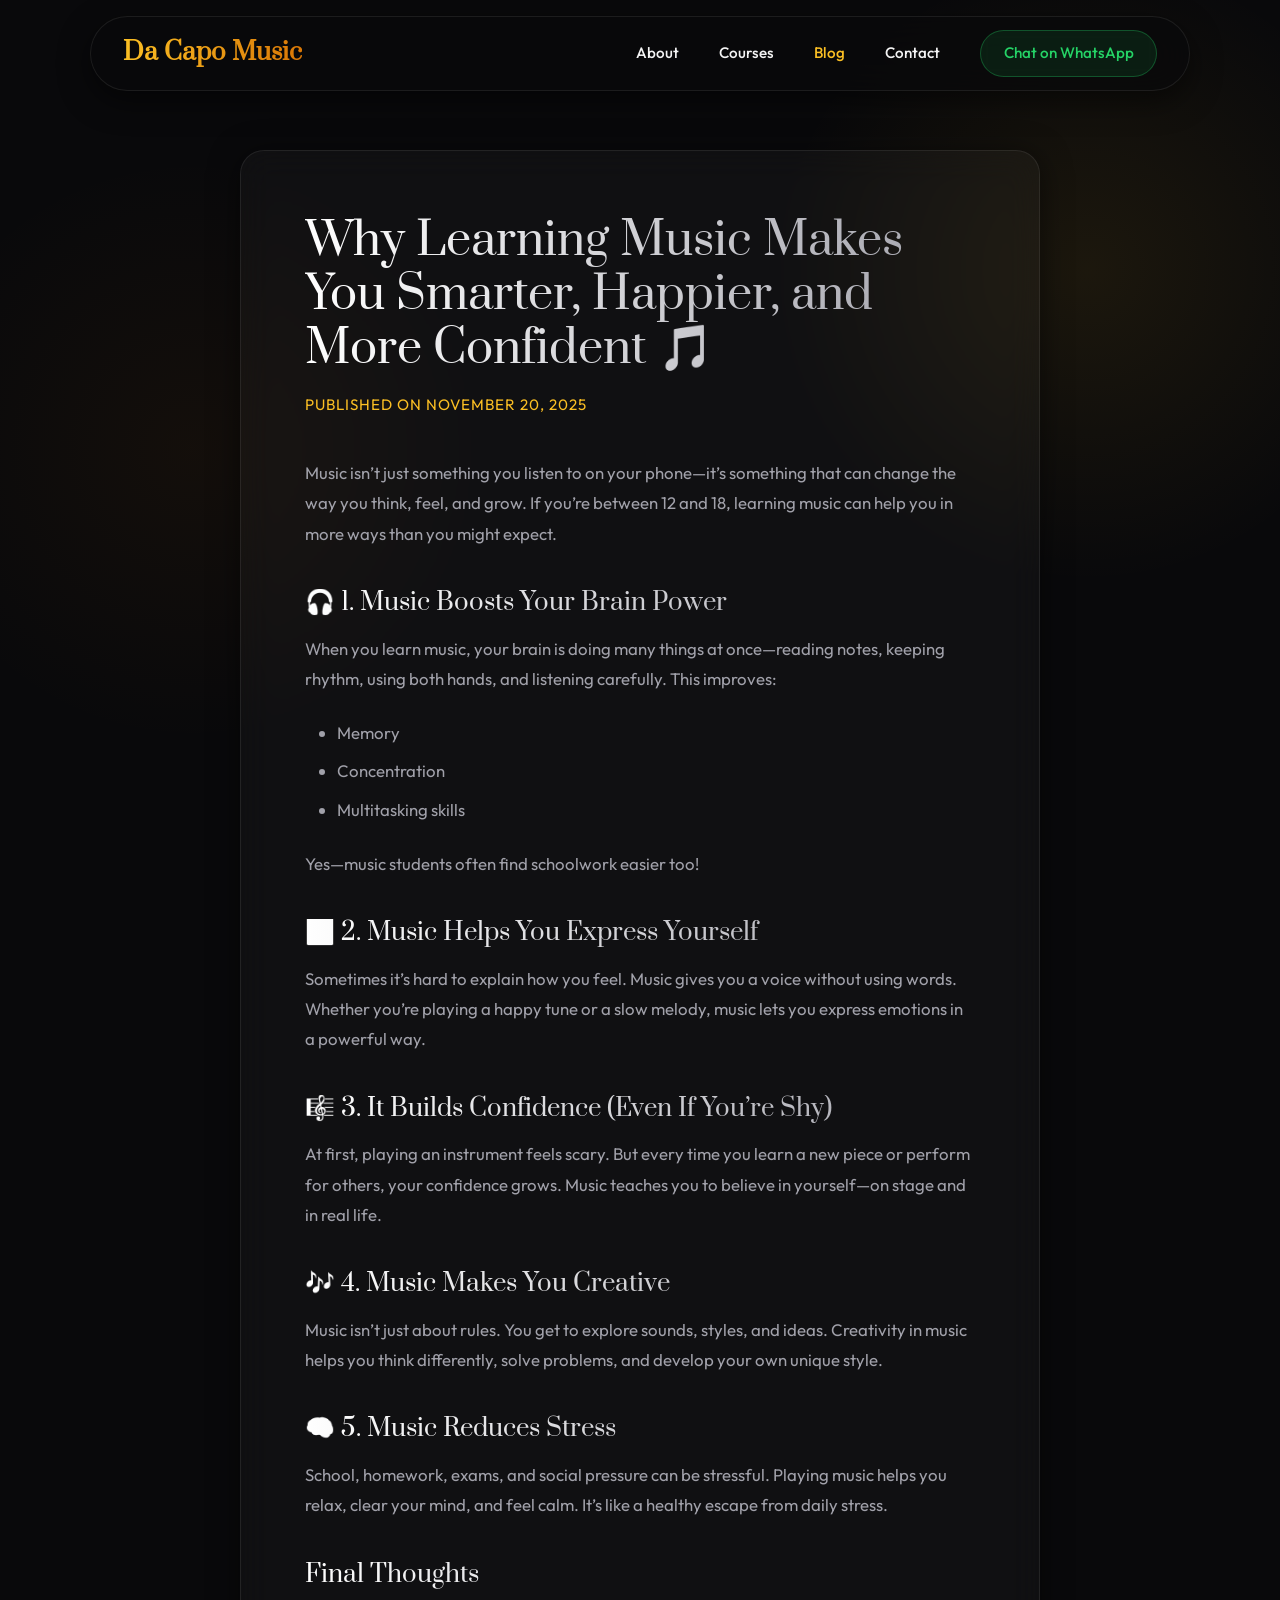
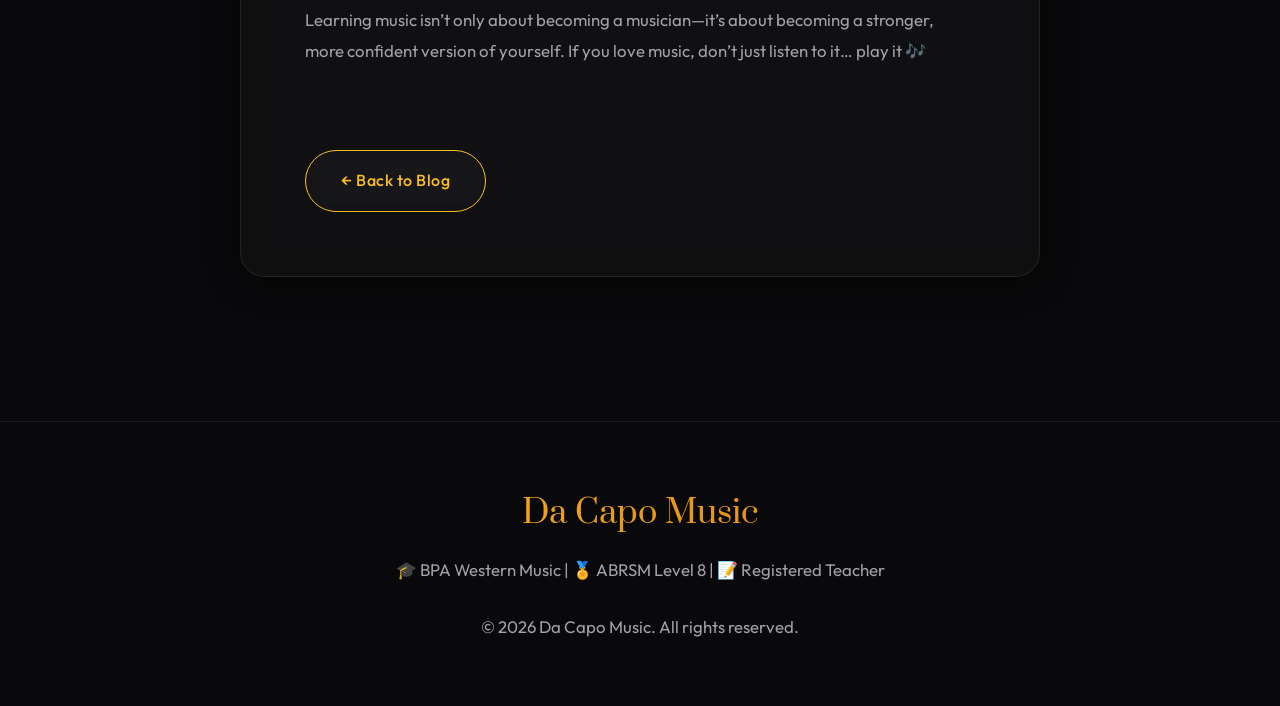
<file: post4.html>
<!DOCTYPE html>
<html lang="en">
<head>
    <meta charset="UTF-8">
    <meta name="viewport" content="width=device-width, initial-scale=1.0">
    <title>Why Learning Music Makes You Smarter, Happier, and More Confident | Da Capo Music</title>
    <!-- Fonts -->
    <link rel="preconnect" href="https://fonts.googleapis.com">
    <link rel="preconnect" href="https://fonts.gstatic.com" crossorigin>
    <link href="https://fonts.googleapis.com/css2?family=Outfit:wght@300;400;500;700;800&family=Prata&display=swap" rel="stylesheet">
    <link rel="stylesheet" href="styles.css">
    <style>
        .post-content { padding-top: 150px; padding-bottom: 5rem; max-width: 800px; margin: 0 auto; }
        .post-article { padding: 4rem; }
        .post-article h1 { margin-bottom: 1rem; font-size: 2.8rem; background: linear-gradient(to right, #fff, #a1a1aa); -webkit-background-clip: text; background-clip: text; -webkit-text-fill-color: transparent; }
        .post-metadata { color: var(--accent-gold); font-size: 0.95rem; margin-bottom: 2.5rem; text-transform: uppercase; letter-spacing: 1px; }
        .post-article h2, .post-article h3 { margin-top: 2.5rem; margin-bottom: 1rem; color: var(--text-main); font-size: 1.5rem; }
        .post-article p, .post-article ul, .post-article ol { margin-bottom: 1.5rem; color: var(--text-muted); line-height: 1.8; }
        .post-article ul, .post-article ol { padding-left: 2rem; }
        .post-article li { margin-bottom: 0.5rem; }
        @media (max-width: 768px) { .post-article { padding: 2rem; } .post-article h1 { font-size: 2rem; } }
    </style>
</head>
<body>
    <nav class="navbar">
        <div class="container">
            <div class="navbar-brand"><a href="index.html">Da Capo Music</a></div>
            <div class="nav-links">
                <a href="index.html#about">About</a>
                <a href="index.html#courses">Courses</a>
                <a href="blog.html" style="color: var(--accent-gold);">Blog</a>
                <a href="index.html#contact">Contact</a>
                <a href="https://wa.me/94711113036" class="nav-whatsapp" target="_blank">Chat on WhatsApp</a>
            </div>
        </div>
    </nav>
    <section class="post-content reveal">
        <article class="post-article glass">
            <h1>Why Learning Music Makes You Smarter, Happier, and More Confident 🎵</h1>
            <div class="post-metadata">Published on November 20, 2025</div>
            <p>Music isn’t just something you listen to on your phone—it’s something that can change the way you think, feel, and grow. If you’re between 12 and 18, learning music can help you in more ways than you might expect.</p>
            
            <h2>🎧 1. Music Boosts Your Brain Power</h2>
            <p>When you learn music, your brain is doing many things at once—reading notes, keeping rhythm, using both hands, and listening carefully. This improves:</p>
            <ul>
                <li>Memory</li>
                <li>Concentration</li>
                <li>Multitasking skills</li>
            </ul>
            <p>Yes—music students often find schoolwork easier too!</p>

            <h2>🎹 2. Music Helps You Express Yourself</h2>
            <p>Sometimes it’s hard to explain how you feel. Music gives you a voice without using words. Whether you’re playing a happy tune or a slow melody, music lets you express emotions in a powerful way.</p>

            <h2>🎼 3. It Builds Confidence (Even If You’re Shy)</h2>
            <p>At first, playing an instrument feels scary. But every time you learn a new piece or perform for others, your confidence grows. Music teaches you to believe in yourself—on stage and in real life.</p>

            <h2>🎶 4. Music Makes You Creative</h2>
            <p>Music isn’t just about rules. You get to explore sounds, styles, and ideas. Creativity in music helps you think differently, solve problems, and develop your own unique style.</p>

            <h2>🧠 5. Music Reduces Stress</h2>
            <p>School, homework, exams, and social pressure can be stressful. Playing music helps you relax, clear your mind, and feel calm. It’s like a healthy escape from daily stress.</p>

            <h2>Final Thoughts</h2>
            <p>Learning music isn’t only about becoming a musician—it’s about becoming a stronger, more confident version of yourself. If you love music, don’t just listen to it… play it 🎶</p>

            <br>
            <a href="blog.html" class="btn btn-outline" style="margin-top: 2rem;">← Back to Blog</a>
        </article>
    </section>
    <footer class="footer">
        <div class="container">
            <div class="footer-logo">Da Capo Music</div>
            <p>🎓 BPA Western Music | 🏅 ABRSM Level 8 | 📝 Registered Teacher</p>
            <br>
            <p>&copy; 2026 Da Capo Music. All rights reserved.</p>
        </div>
    </footer>
    <script src="script.js"></script>
</body>
</html>
</file>
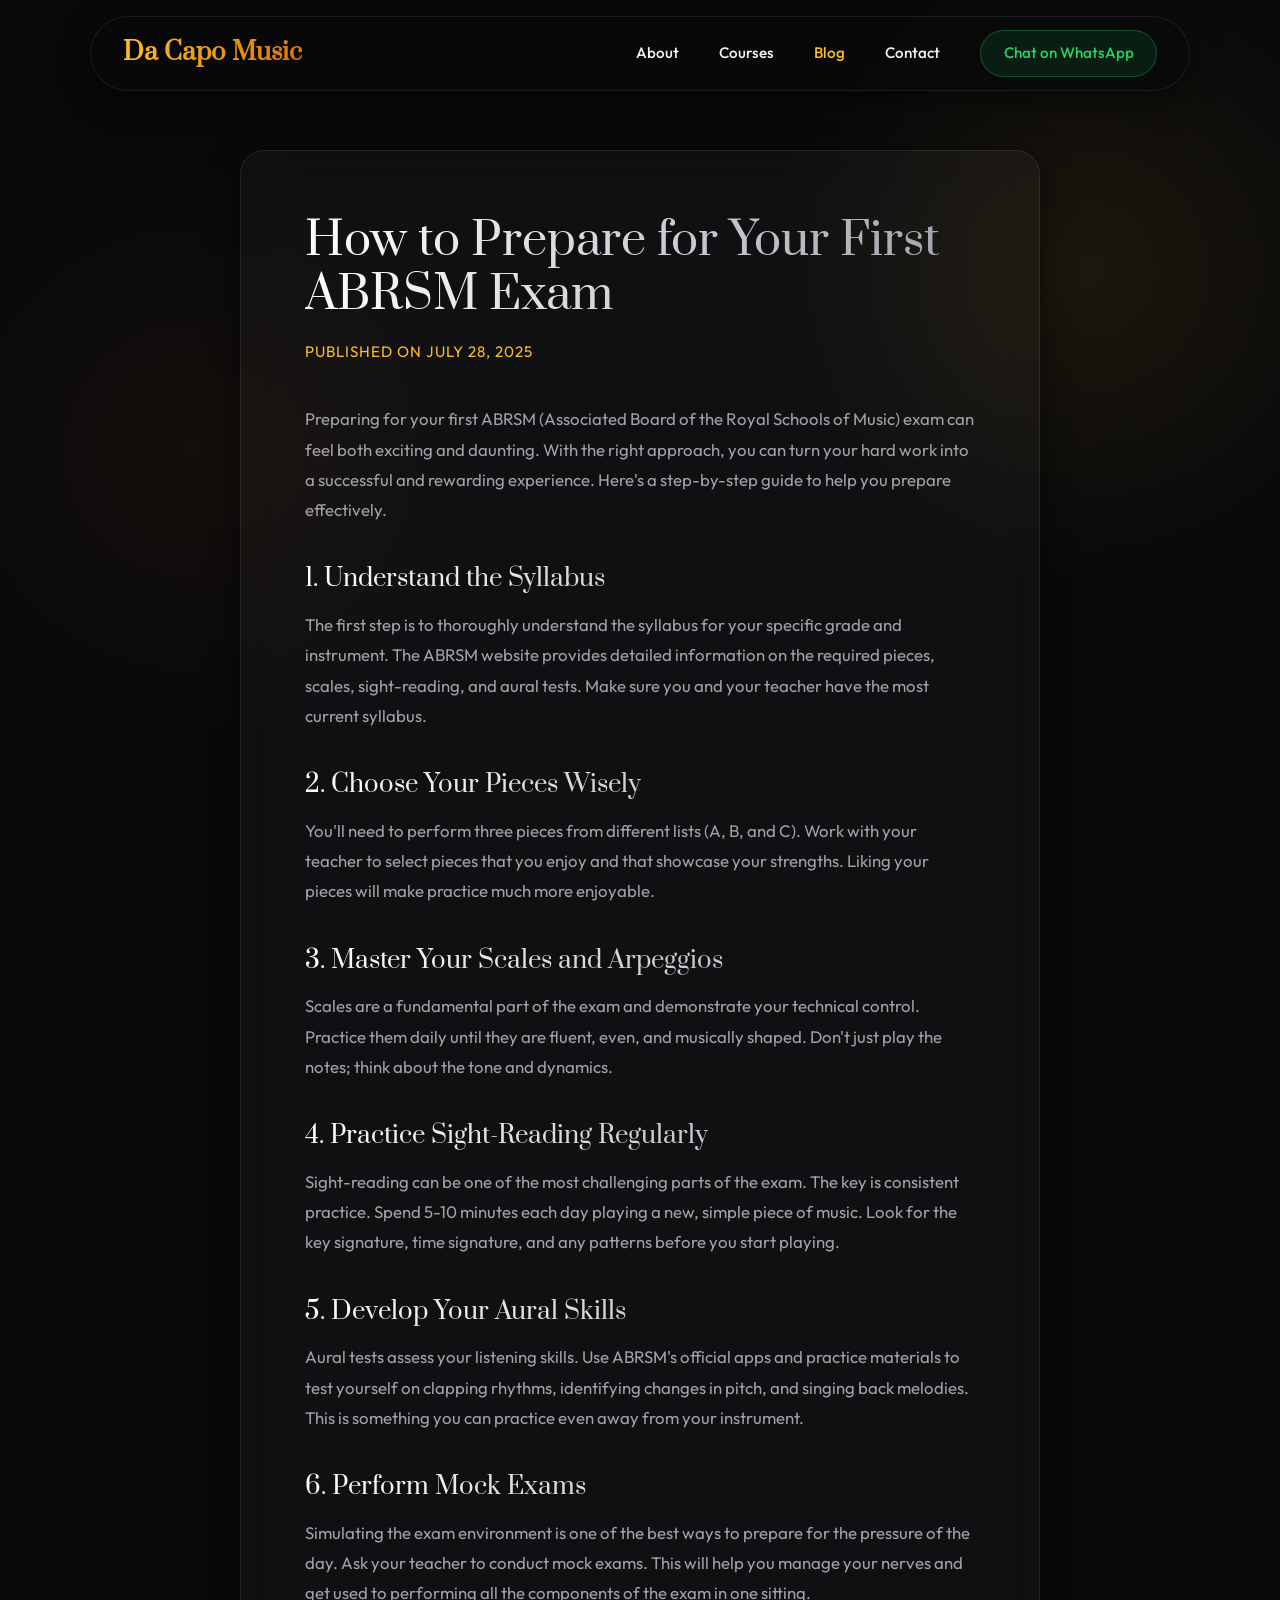
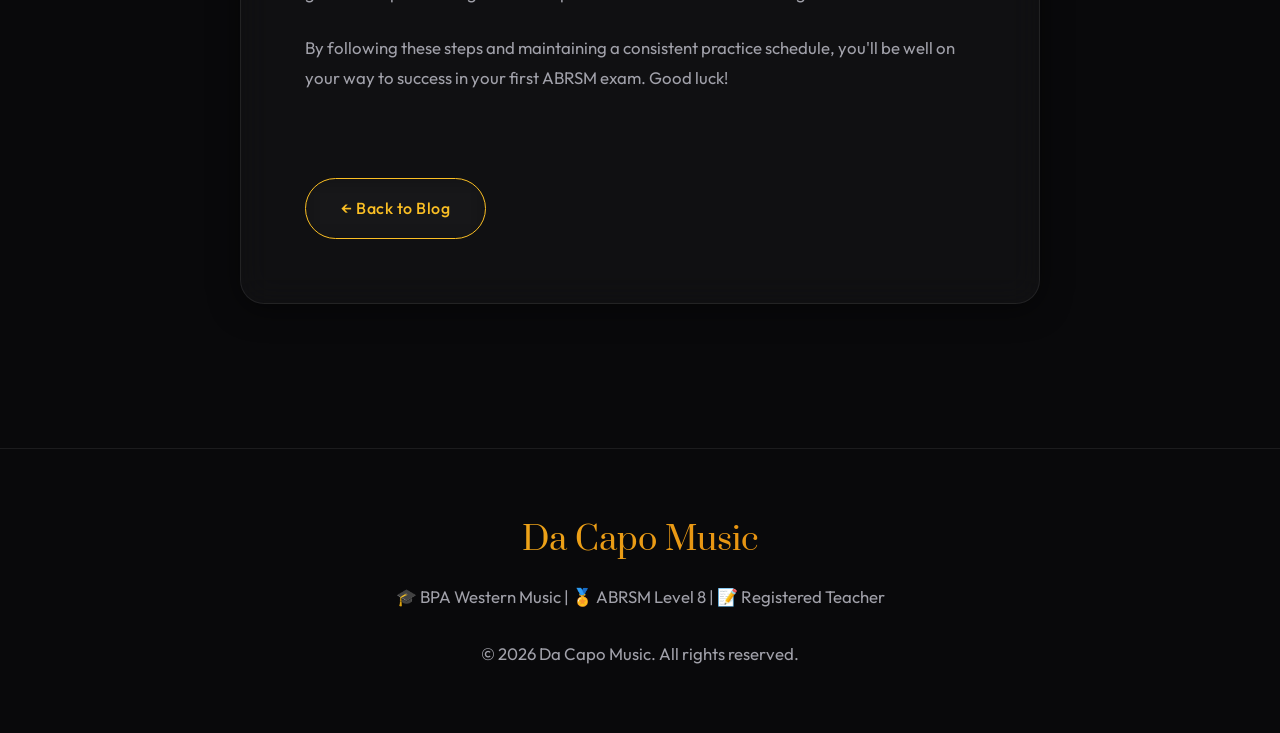
<file: post5.html>
<!DOCTYPE html>
<html lang="en">
<head>
    <meta charset="UTF-8">
    <meta name="viewport" content="width=device-width, initial-scale=1.0">
    <title>How to Prepare for Your First ABRSM Exam | Da Capo Music</title>
    <link rel="preconnect" href="https://fonts.googleapis.com">
    <link rel="preconnect" href="https://fonts.gstatic.com" crossorigin>
    <link href="https://fonts.googleapis.com/css2?family=Outfit:wght@300;400;500;700;800&family=Prata&display=swap" rel="stylesheet">
    <link rel="stylesheet" href="styles.css">
    <style>
        .post-content { padding-top: 150px; padding-bottom: 5rem; max-width: 800px; margin: 0 auto; }
        .post-article { padding: 4rem; }
        .post-article h1 { margin-bottom: 1rem; font-size: 2.8rem; background: linear-gradient(to right, #fff, #a1a1aa); -webkit-background-clip: text; background-clip: text; -webkit-text-fill-color: transparent; }
        .post-metadata { color: var(--accent-gold); font-size: 0.95rem; margin-bottom: 2.5rem; text-transform: uppercase; letter-spacing: 1px; }
        .post-article h2, .post-article h3 { margin-top: 2.5rem; margin-bottom: 1rem; color: var(--text-main); font-size: 1.5rem; }
        .post-article p, .post-article ul, .post-article ol { margin-bottom: 1.5rem; color: var(--text-muted); line-height: 1.8; }
        .post-article ul, .post-article ol { padding-left: 2rem; }
        .post-article li { margin-bottom: 0.5rem; }
        @media (max-width: 768px) { .post-article { padding: 2rem; } .post-article h1 { font-size: 2rem; } }
    </style>
</head>
<body>
    <nav class="navbar">
        <div class="container">
            <div class="navbar-brand"><a href="index.html">Da Capo Music</a></div>
            <div class="nav-links">
                <a href="index.html#about">About</a>
                <a href="index.html#courses">Courses</a>
                <a href="blog.html" style="color: var(--accent-gold);">Blog</a>
                <a href="index.html#contact">Contact</a>
                <a href="https://wa.me/94711113036" class="nav-whatsapp" target="_blank">Chat on WhatsApp</a>
            </div>
        </div>
    </nav>
    <section class="post-content reveal">
        <article class="post-article glass">
            <h1>How to Prepare for Your First ABRSM Exam</h1>
            <div class="post-metadata">Published on July 28, 2025</div>
            <p>Preparing for your first ABRSM (Associated Board of the Royal Schools of Music) exam can feel both exciting and daunting. With the right approach, you can turn your hard work into a successful and rewarding experience. Here's a step-by-step guide to help you prepare effectively.</p>
            
            <h2>1. Understand the Syllabus</h2>
            <p>The first step is to thoroughly understand the syllabus for your specific grade and instrument. The ABRSM website provides detailed information on the required pieces, scales, sight-reading, and aural tests. Make sure you and your teacher have the most current syllabus.</p>

            <h2>2. Choose Your Pieces Wisely</h2>
            <p>You'll need to perform three pieces from different lists (A, B, and C). Work with your teacher to select pieces that you enjoy and that showcase your strengths. Liking your pieces will make practice much more enjoyable.</p>

            <h2>3. Master Your Scales and Arpeggios</h2>
            <p>Scales are a fundamental part of the exam and demonstrate your technical control. Practice them daily until they are fluent, even, and musically shaped. Don't just play the notes; think about the tone and dynamics.</p>

            <h2>4. Practice Sight-Reading Regularly</h2>
            <p>Sight-reading can be one of the most challenging parts of the exam. The key is consistent practice. Spend 5-10 minutes each day playing a new, simple piece of music. Look for the key signature, time signature, and any patterns before you start playing.</p>

            <h2>5. Develop Your Aural Skills</h2>
            <p>Aural tests assess your listening skills. Use ABRSM's official apps and practice materials to test yourself on clapping rhythms, identifying changes in pitch, and singing back melodies. This is something you can practice even away from your instrument.</p>

            <h2>6. Perform Mock Exams</h2>
            <p>Simulating the exam environment is one of the best ways to prepare for the pressure of the day. Ask your teacher to conduct mock exams. This will help you manage your nerves and get used to performing all the components of the exam in one sitting.</p>

            <p>By following these steps and maintaining a consistent practice schedule, you'll be well on your way to success in your first ABRSM exam. Good luck!</p>

            <br>
            <a href="blog.html" class="btn btn-outline" style="margin-top: 2rem;">← Back to Blog</a>
        </article>
    </section>
    <footer class="footer">
        <div class="container">
            <div class="footer-logo">Da Capo Music</div>
            <p>🎓 BPA Western Music | 🏅 ABRSM Level 8 | 📝 Registered Teacher</p>
            <br>
            <p>&copy; 2026 Da Capo Music. All rights reserved.</p>
        </div>
    </footer>
    <script src="script.js"></script>
</body>
</html>
</file>
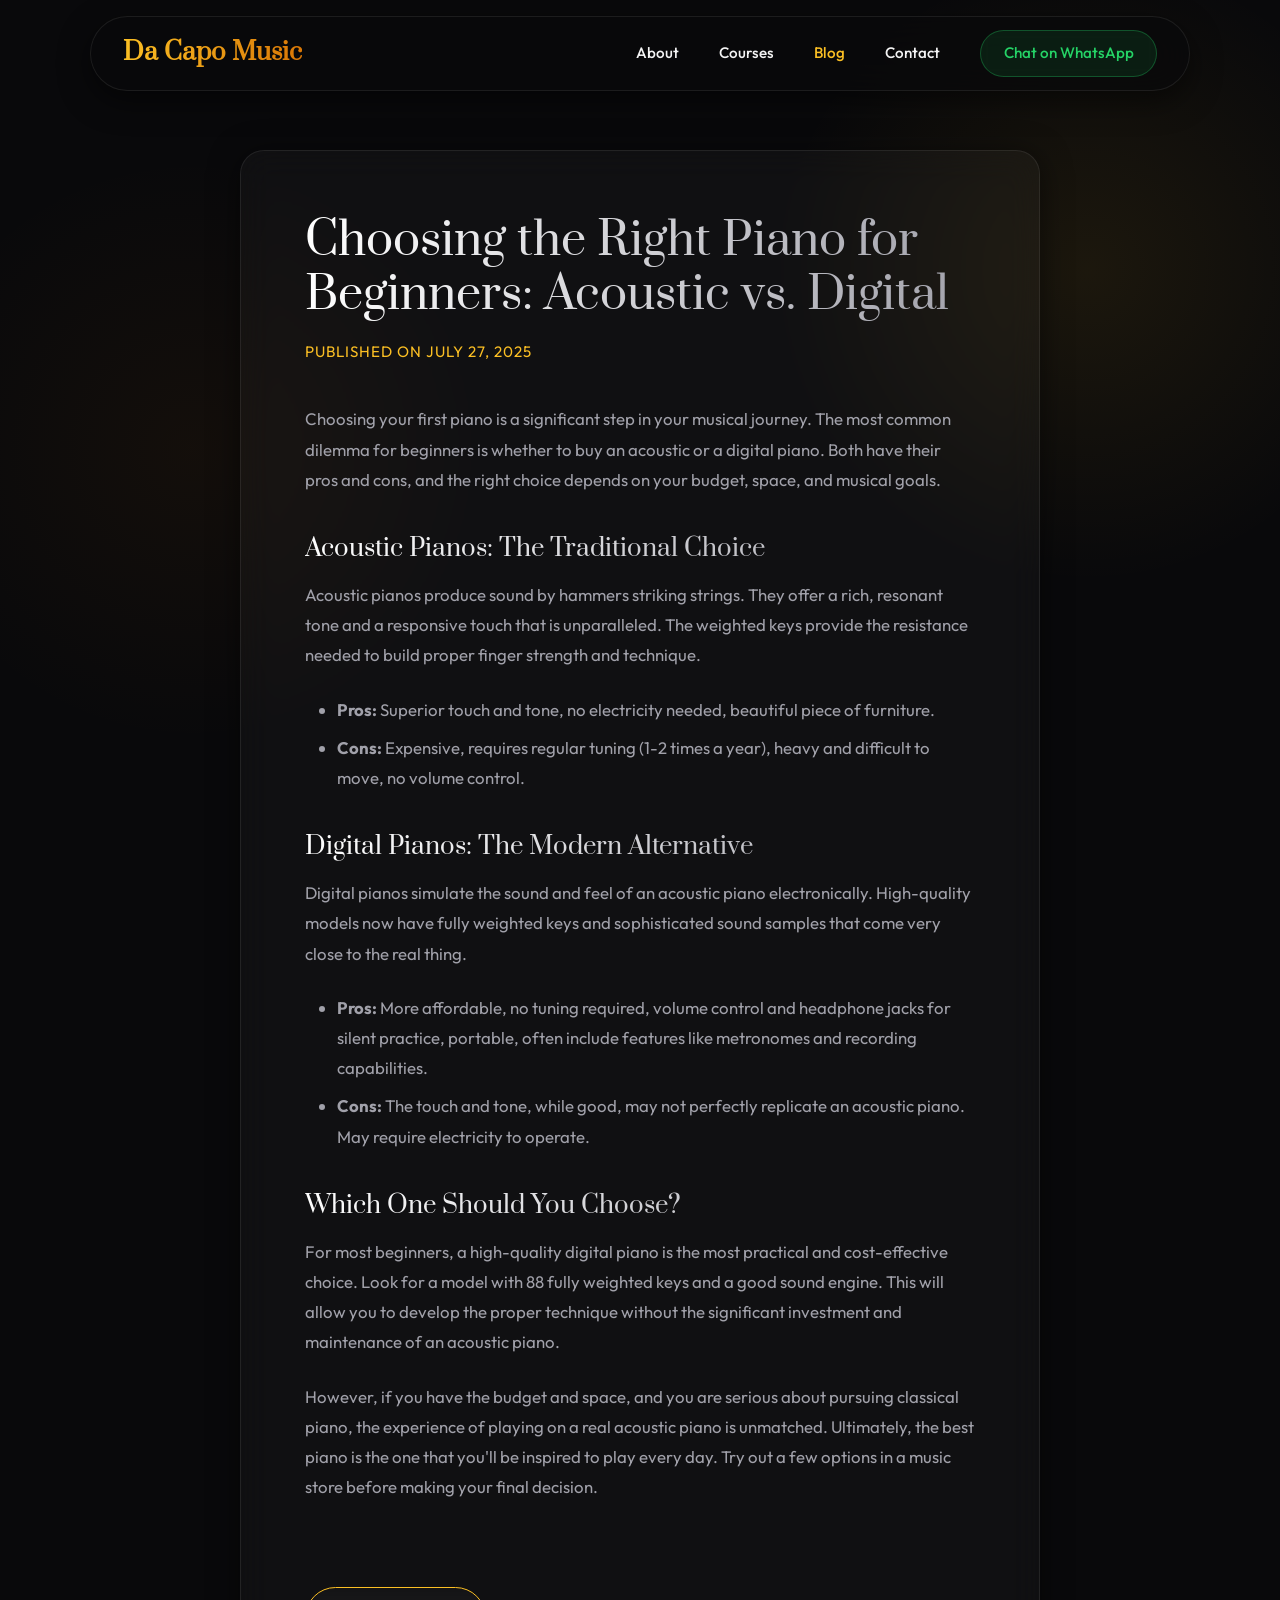
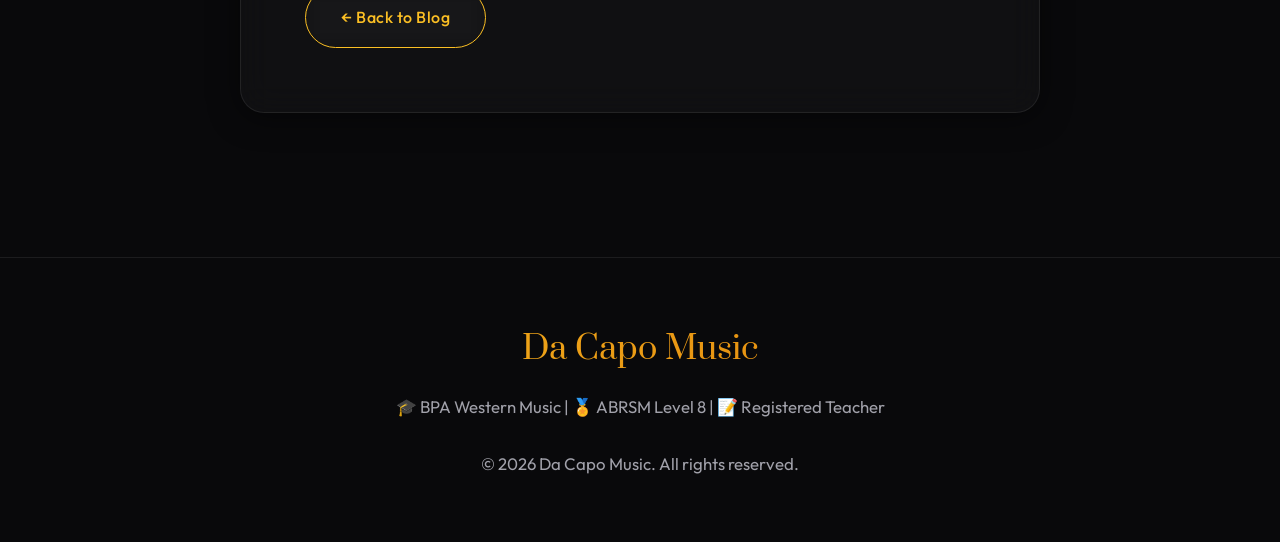
<file: post6.html>
<!DOCTYPE html>
<html lang="en">
<head>
    <meta charset="UTF-8">
    <meta name="viewport" content="width=device-width, initial-scale=1.0">
    <title>Choosing the Right Piano for Beginners: Acoustic vs. Digital | Da Capo Music</title>
    <link rel="preconnect" href="https://fonts.googleapis.com">
    <link rel="preconnect" href="https://fonts.gstatic.com" crossorigin>
    <link href="https://fonts.googleapis.com/css2?family=Outfit:wght@300;400;500;700;800&family=Prata&display=swap" rel="stylesheet">
    <link rel="stylesheet" href="styles.css">
    <style>
        .post-content { padding-top: 150px; padding-bottom: 5rem; max-width: 800px; margin: 0 auto; }
        .post-article { padding: 4rem; }
        .post-article h1 { margin-bottom: 1rem; font-size: 2.8rem; background: linear-gradient(to right, #fff, #a1a1aa); -webkit-background-clip: text; background-clip: text; -webkit-text-fill-color: transparent; }
        .post-metadata { color: var(--accent-gold); font-size: 0.95rem; margin-bottom: 2.5rem; text-transform: uppercase; letter-spacing: 1px; }
        .post-article h2, .post-article h3 { margin-top: 2.5rem; margin-bottom: 1rem; color: var(--text-main); font-size: 1.5rem; }
        .post-article p, .post-article ul, .post-article ol { margin-bottom: 1.5rem; color: var(--text-muted); line-height: 1.8; }
        .post-article ul, .post-article ol { padding-left: 2rem; }
        .post-article li { margin-bottom: 0.5rem; }
        @media (max-width: 768px) { .post-article { padding: 2rem; } .post-article h1 { font-size: 2rem; } }
    </style>
</head>
<body>
    <nav class="navbar">
        <div class="container">
            <div class="navbar-brand"><a href="index.html">Da Capo Music</a></div>
            <div class="nav-links">
                <a href="index.html#about">About</a>
                <a href="index.html#courses">Courses</a>
                <a href="blog.html" style="color: var(--accent-gold);">Blog</a>
                <a href="index.html#contact">Contact</a>
                <a href="https://wa.me/94711113036" class="nav-whatsapp" target="_blank">Chat on WhatsApp</a>
            </div>
        </div>
    </nav>
    <section class="post-content reveal">
        <article class="post-article glass">
            <h1>Choosing the Right Piano for Beginners: Acoustic vs. Digital</h1>
            <div class="post-metadata">Published on July 27, 2025</div>
            <p>Choosing your first piano is a significant step in your musical journey. The most common dilemma for beginners is whether to buy an acoustic or a digital piano. Both have their pros and cons, and the right choice depends on your budget, space, and musical goals.</p>
            
            <h2>Acoustic Pianos: The Traditional Choice</h2>
            <p>Acoustic pianos produce sound by hammers striking strings. They offer a rich, resonant tone and a responsive touch that is unparalleled. The weighted keys provide the resistance needed to build proper finger strength and technique.</p>
            <ul>
                <li><strong>Pros:</strong> Superior touch and tone, no electricity needed, beautiful piece of furniture.</li>
                <li><strong>Cons:</strong> Expensive, requires regular tuning (1-2 times a year), heavy and difficult to move, no volume control.</li>
            </ul>

            <h2>Digital Pianos: The Modern Alternative</h2>
            <p>Digital pianos simulate the sound and feel of an acoustic piano electronically. High-quality models now have fully weighted keys and sophisticated sound samples that come very close to the real thing.</p>
            <ul>
                <li><strong>Pros:</strong> More affordable, no tuning required, volume control and headphone jacks for silent practice, portable, often include features like metronomes and recording capabilities.</li>
                <li><strong>Cons:</strong> The touch and tone, while good, may not perfectly replicate an acoustic piano. May require electricity to operate.</li>
            </ul>

            <h2>Which One Should You Choose?</h2>
            <p>For most beginners, a high-quality digital piano is the most practical and cost-effective choice. Look for a model with 88 fully weighted keys and a good sound engine. This will allow you to develop the proper technique without the significant investment and maintenance of an acoustic piano.</p>
            <p>However, if you have the budget and space, and you are serious about pursuing classical piano, the experience of playing on a real acoustic piano is unmatched. Ultimately, the best piano is the one that you'll be inspired to play every day. Try out a few options in a music store before making your final decision.</p>

            <br>
            <a href="blog.html" class="btn btn-outline" style="margin-top: 2rem;">← Back to Blog</a>
        </article>
    </section>
    <footer class="footer">
        <div class="container">
            <div class="footer-logo">Da Capo Music</div>
            <p>🎓 BPA Western Music | 🏅 ABRSM Level 8 | 📝 Registered Teacher</p>
            <br>
            <p>&copy; 2026 Da Capo Music. All rights reserved.</p>
        </div>
    </footer>
    <script src="script.js"></script>
</body>
</html>
</file>
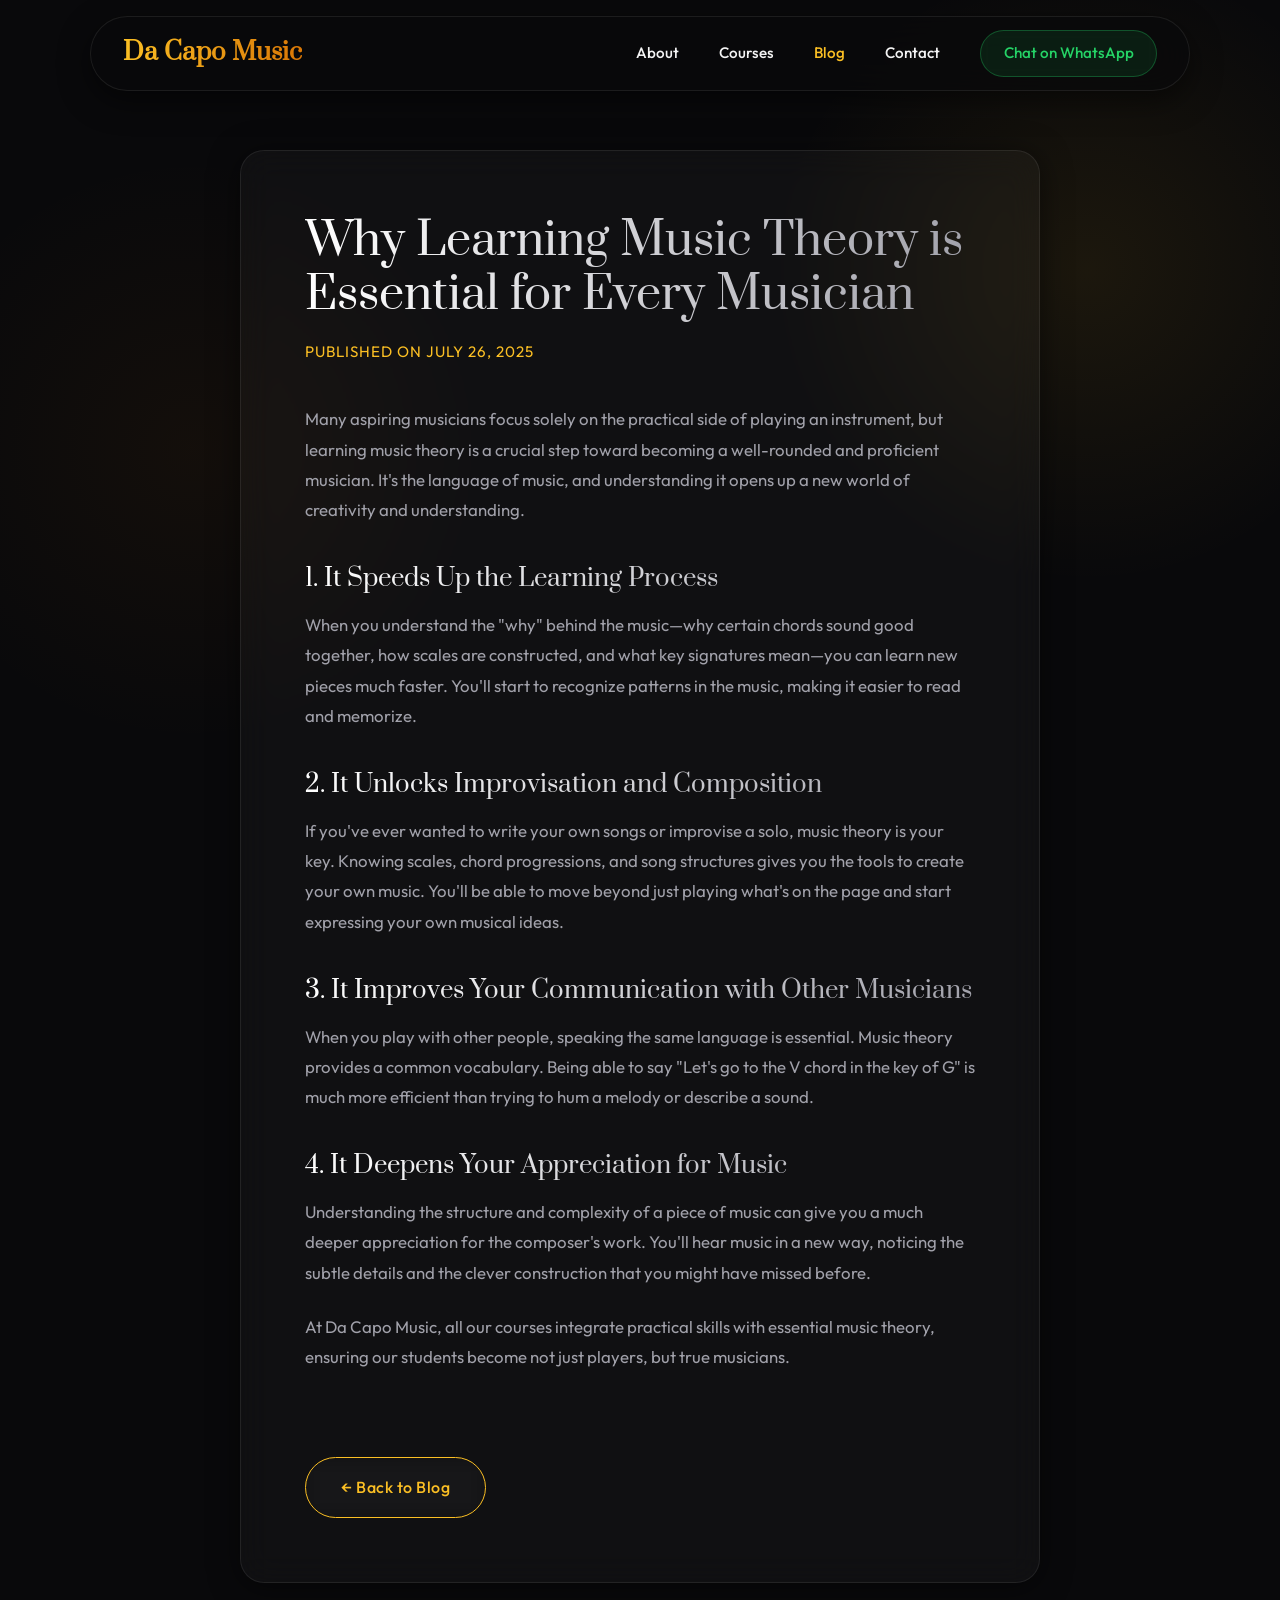
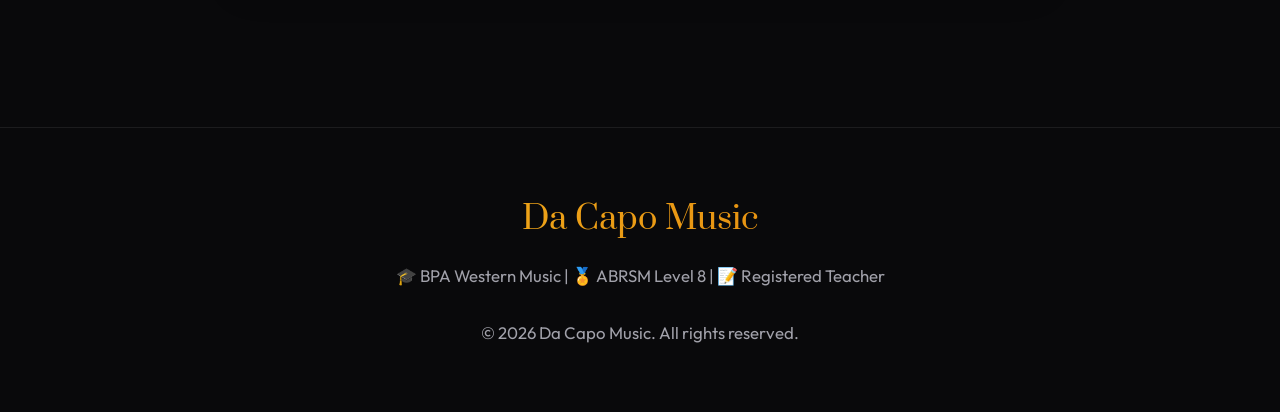
<file: post7.html>
<!DOCTYPE html>
<html lang="en">
<head>
    <meta charset="UTF-8">
    <meta name="viewport" content="width=device-width, initial-scale=1.0">
    <title>Why Learning Music Theory is Essential for Every Musician | Da Capo Music</title>
    <link rel="preconnect" href="https://fonts.googleapis.com">
    <link rel="preconnect" href="https://fonts.gstatic.com" crossorigin>
    <link href="https://fonts.googleapis.com/css2?family=Outfit:wght@300;400;500;700;800&family=Prata&display=swap" rel="stylesheet">
    <link rel="stylesheet" href="styles.css">
    <style>
        .post-content { padding-top: 150px; padding-bottom: 5rem; max-width: 800px; margin: 0 auto; }
        .post-article { padding: 4rem; }
        .post-article h1 { margin-bottom: 1rem; font-size: 2.8rem; background: linear-gradient(to right, #fff, #a1a1aa); -webkit-background-clip: text; background-clip: text; -webkit-text-fill-color: transparent; }
        .post-metadata { color: var(--accent-gold); font-size: 0.95rem; margin-bottom: 2.5rem; text-transform: uppercase; letter-spacing: 1px; }
        .post-article h2, .post-article h3 { margin-top: 2.5rem; margin-bottom: 1rem; color: var(--text-main); font-size: 1.5rem; }
        .post-article p, .post-article ul, .post-article ol { margin-bottom: 1.5rem; color: var(--text-muted); line-height: 1.8; }
        .post-article ul, .post-article ol { padding-left: 2rem; }
        .post-article li { margin-bottom: 0.5rem; }
        @media (max-width: 768px) { .post-article { padding: 2rem; } .post-article h1 { font-size: 2rem; } }
    </style>
</head>
<body>
    <nav class="navbar">
        <div class="container">
            <div class="navbar-brand"><a href="index.html">Da Capo Music</a></div>
            <div class="nav-links">
                <a href="index.html#about">About</a>
                <a href="index.html#courses">Courses</a>
                <a href="blog.html" style="color: var(--accent-gold);">Blog</a>
                <a href="index.html#contact">Contact</a>
                <a href="https://wa.me/94711113036" class="nav-whatsapp" target="_blank">Chat on WhatsApp</a>
            </div>
        </div>
    </nav>
    <section class="post-content reveal">
        <article class="post-article glass">
            <h1>Why Learning Music Theory is Essential for Every Musician</h1>
            <div class="post-metadata">Published on July 26, 2025</div>
            <p>Many aspiring musicians focus solely on the practical side of playing an instrument, but learning music theory is a crucial step toward becoming a well-rounded and proficient musician. It's the language of music, and understanding it opens up a new world of creativity and understanding.</p>
            
            <h2>1. It Speeds Up the Learning Process</h2>
            <p>When you understand the "why" behind the music—why certain chords sound good together, how scales are constructed, and what key signatures mean—you can learn new pieces much faster. You'll start to recognize patterns in the music, making it easier to read and memorize.</p>

            <h2>2. It Unlocks Improvisation and Composition</h2>
            <p>If you've ever wanted to write your own songs or improvise a solo, music theory is your key. Knowing scales, chord progressions, and song structures gives you the tools to create your own music. You'll be able to move beyond just playing what's on the page and start expressing your own musical ideas.</p>

            <h2>3. It Improves Your Communication with Other Musicians</h2>
            <p>When you play with other people, speaking the same language is essential. Music theory provides a common vocabulary. Being able to say "Let's go to the V chord in the key of G" is much more efficient than trying to hum a melody or describe a sound.</p>

            <h2>4. It Deepens Your Appreciation for Music</h2>
            <p>Understanding the structure and complexity of a piece of music can give you a much deeper appreciation for the composer's work. You'll hear music in a new way, noticing the subtle details and the clever construction that you might have missed before.</p>

            <p>At Da Capo Music, all our courses integrate practical skills with essential music theory, ensuring our students become not just players, but true musicians.</p>

            <br>
            <a href="blog.html" class="btn btn-outline" style="margin-top: 2rem;">← Back to Blog</a>
        </article>
    </section>
    <footer class="footer">
        <div class="container">
            <div class="footer-logo">Da Capo Music</div>
            <p>🎓 BPA Western Music | 🏅 ABRSM Level 8 | 📝 Registered Teacher</p>
            <br>
            <p>&copy; 2026 Da Capo Music. All rights reserved.</p>
        </div>
    </footer>
    <script src="script.js"></script>
</body>
</html>
</file>
<file: styles.css>
@import url('https://fonts.googleapis.com/css2?family=Outfit:wght@300;400;500;700;800&family=Prata&display=swap');

:root {
  /* Cinematic Glassmorphism Theme */
  --bg-deep: #09090b;
  --bg-surface: #18181b;
  --glass-bg: rgba(255, 255, 255, 0.03);
  --glass-border: rgba(255, 255, 255, 0.08);
  --glass-highlight: rgba(255, 255, 255, 0.15);
  
  --accent-gold: #fbbf24;
  --accent-amber: #d97706;
  --accent-glow: rgba(251, 191, 36, 0.2);
  
  --text-main: #f4f4f5;
  --text-muted: #a1a1aa;
  
  --font-heading: 'Prata', serif;
  --font-body: 'Outfit', sans-serif;
  
  --radius-lg: 24px;
  --radius-md: 16px;
  --radius-sm: 8px;
}

* {
  box-sizing: border-box;
  margin: 0;
  padding: 0;
}

html {
  scroll-behavior: smooth;
}

body {
  font-family: var(--font-body);
  color: var(--text-main);
  background-color: var(--bg-deep);
  background-image: 
    radial-gradient(circle at 15% 50%, rgba(217, 119, 6, 0.05), transparent 25%),
    radial-gradient(circle at 85% 30%, rgba(251, 191, 36, 0.08), transparent 25%);
  background-attachment: fixed;
  line-height: 1.7;
  font-size: 1.05rem;
  overflow-x: hidden;
  -webkit-font-smoothing: antialiased;
}

/* Typography Arrays */
h1, h2, h3, h4, h5, h6 {
  font-family: var(--font-heading);
  font-weight: 400;
  color: var(--text-main);
  line-height: 1.2;
}

h2 {
  font-size: 2.5rem;
  margin-bottom: 1.5rem;
  background: linear-gradient(to right, #fff, #a1a1aa);
  -webkit-background-clip: text;
  background-clip: text;
  -webkit-text-fill-color: transparent;
}

p {
  color: var(--text-muted);
}

a {
  text-decoration: none;
  color: inherit;
  transition: all 0.3s ease;
}

/* Utilities */
.container {
  width: 92%;
  max-width: 1200px;
  margin: 0 auto;
}

.section {
  padding: 8rem 0;
  position: relative;
}

/* Base Glassmorphism Class */
.glass {
  background: var(--glass-bg);
  backdrop-filter: blur(16px);
  -webkit-backdrop-filter: blur(16px);
  border: 1px solid var(--glass-border);
  border-radius: var(--radius-lg);
  box-shadow: 0 4px 30px rgba(0, 0, 0, 0.5);
}

/* Buttons */
.btn {
  display: inline-flex;
  align-items: center;
  justify-content: center;
  padding: 1rem 2.2rem;
  font-family: var(--font-body);
  font-size: 1rem;
  font-weight: 500;
  letter-spacing: 0.5px;
  border-radius: 50px;
  cursor: pointer;
  transition: all 0.4s cubic-bezier(0.175, 0.885, 0.32, 1.275);
  border: none;
  position: relative;
  overflow: hidden;
}

.btn-gold {
  background: linear-gradient(135deg, var(--accent-gold), var(--accent-amber));
  color: #000;
  box-shadow: 0 4px 15px var(--accent-glow);
}

.btn-gold:hover {
  transform: translateY(-3px) scale(1.02);
  box-shadow: 0 8px 25px rgba(251, 191, 36, 0.4);
}

.btn-outline {
  background: transparent;
  backdrop-filter: blur(10px);
  border: 1px solid var(--accent-gold);
  color: var(--accent-gold);
}

.btn-outline:hover {
  background: var(--accent-gold);
  color: #000;
  transform: translateY(-3px);
}

/* Navigation */
.navbar {
  position: fixed;
  top: 1rem;
  left: 50%;
  transform: translateX(-50%);
  width: 90%;
  max-width: 1100px;
  background: rgba(9, 9, 11, 0.7);
  backdrop-filter: blur(20px);
  border: 1px solid var(--glass-border);
  border-radius: 50px;
  z-index: 1000;
  padding: 0.8rem 2rem;
  box-shadow: 0 10px 30px rgba(0, 0, 0, 0.5);
  transition: all 0.3s ease;
}

.navbar .container {
  display: flex;
  justify-content: space-between;
  align-items: center;
  width: 100%;
}

.navbar-brand {
  font-family: var(--font-heading);
  font-size: 1.5rem;
  font-weight: 700;
  background: linear-gradient(to right, var(--accent-gold), var(--accent-amber));
  -webkit-background-clip: text;
  background-clip: text;
  -webkit-text-fill-color: transparent;
}

.nav-links {
  display: flex;
  gap: 2.5rem;
  align-items: center;
}

.nav-links a {
  font-size: 0.95rem;
  font-weight: 500;
  position: relative;
}

.nav-links a:not(.nav-whatsapp)::after {
  content: '';
  position: absolute;
  width: 0;
  height: 2px;
  bottom: -4px;
  left: 0;
  background-color: var(--accent-gold);
  transition: width 0.3s ease;
}

.nav-links a:hover:not(.nav-whatsapp)::after {
  width: 100%;
}

.nav-whatsapp {
  background: rgba(37, 211, 102, 0.1);
  color: #25D366;
  border: 1px solid rgba(37, 211, 102, 0.3);
  padding: 0.6rem 1.4rem;
  border-radius: 50px;
  backdrop-filter: blur(5px);
}

.nav-whatsapp:hover {
  background: rgba(37, 211, 102, 0.2);
  transform: translateY(-2px);
}

/* Hero Section */
.hero {
  min-height: 100vh;
  display: flex;
  align-items: center;
  justify-content: center;
  position: relative;
  padding-top: 80px;
}

/* The cinematic fade */
.hero::before {
  content: '';
  position: absolute;
  top: 0; left: 0; right: 0; bottom: 0;
  background: 
    linear-gradient(to bottom, rgba(9, 9, 11, 0.3) 0%, rgba(9, 9, 11, 1) 100%),
    url('assets/hero_piano.png') center/cover;
  z-index: -1;
  opacity: 0.5; /* Dim the image heavily so text pops */
  filter: saturate(1.2) contrast(1.1);
}

.hero-content {
  text-align: center;
  max-width: 800px;
  padding: 4rem;
}

.hero h1 {
  font-size: 5.5rem;
  margin-bottom: 1.5rem;
  animation: fadeInDown 1s ease-out;
  text-shadow: 0 10px 30px rgba(0,0,0,0.8);
}

.hero p {
  color: #e4e4e7;
  font-size: 1.3rem;
  margin-bottom: 3rem;
  animation: fadeInUp 1s ease-out 0.4s both;
  font-weight: 300;
  letter-spacing: 1px;
}

.hero-btns {
  display: flex;
  gap: 1.5rem;
  justify-content: center;
  animation: fadeInUp 1s ease-out 0.8s both;
}

/* About Section */
.about-grid {
  display: grid;
  grid-template-columns: 1fr 1fr;
  gap: 6rem;
  align-items: center;
}

.about-img-wrapper {
  position: relative;
  border-radius: var(--radius-lg);
  padding: 1rem;
}

.about-img-wrapper::before {
  content: '';
  position: absolute;
  top: 0; left: 0; right: 0; bottom: 0;
  border-radius: var(--radius-lg);
  background: linear-gradient(135deg, var(--accent-gold), transparent);
  opacity: 0.3;
  z-index: -1;
  transform: translate(-15px, 15px);
}

.about-img {
  width: 100%;
  border-radius: var(--radius-lg);
  box-shadow: 0 20px 50px rgba(0,0,0,0.5);
  display: block;
}

.qualifications-wrapper {
  margin-top: 5rem;
}

.qualifications-grid {
  display: grid;
  grid-template-columns: repeat(4, 1fr);
  gap: 1.5rem;
  margin-top: 2rem;
}

.qualification-card {
  padding: 2rem 1.5rem;
  text-align: center;
  transition: all 0.3s ease;
  display: flex;
  flex-direction: column;
  align-items: center;
  gap: 0.75rem;
}

.qualification-card:hover {
  transform: translateY(-5px);
  border-color: var(--accent-gold);
  box-shadow: 0 10px 30px rgba(251, 191, 36, 0.1);
}

.qual-icon {
  font-size: 2.5rem;
  line-height: 1;
}

.qual-content {
  display: flex;
  flex-direction: column;
  gap: 0.25rem;
}

.qual-content strong {
  color: var(--text-main);
  font-size: 1rem;
  line-height: 1.3;
}

.qual-content span {
  color: var(--text-muted);
  font-size: 0.85rem;
  line-height: 1.4;
}

/* Mobile Responsive */
@media (max-width: 1024px) {
  .qualifications-grid {
    grid-template-columns: repeat(2, 1fr);
  }
}

@media (max-width: 600px) {
  .qualifications-grid {
    grid-template-columns: 1fr;
  }
  
  .qualification-card {
    padding: 1.5rem;
  }
}

/* Courses Section */
.bg-ebony {
  background: transparent; /* Remove old flat background */
}

.courses-grid {
  display: grid;
  grid-template-columns: repeat(auto-fit, minmax(320px, 1fr));
  gap: 2.5rem;
  margin-top: 4rem;
}

.course-card {
  padding: 3rem 2.5rem;
  transition: all 0.4s ease;
  position: relative;
  overflow: hidden;
}

/* Shiny hover effect */
.course-card::after {
  content: '';
  position: absolute;
  top: 0; left: -100%; width: 50%; height: 100%;
  background: linear-gradient(to right, transparent, rgba(255,255,255,0.05), transparent);
  transform: skewX(-20deg);
  transition: 0.5s;
}

.course-card:hover::after {
  left: 150%;
}

.course-card:hover {
  transform: translateY(-10px);
  background: rgba(255, 255, 255, 0.05);
  border-color: var(--glass-highlight);
  box-shadow: 0 10px 40px rgba(251, 191, 36, 0.1);
}

.course-card h3 {
  color: var(--accent-gold);
  font-size: 1.8rem;
  margin-bottom: 1.5rem;
}

.course-card ul {
  list-style: none;
  margin-top: 2rem;
}

.course-card ul li {
  margin-bottom: 1rem;
  position: relative;
  padding-left: 2rem;
  color: var(--text-muted);
}

.course-card ul li::before {
  content: '✦';
  position: absolute;
  left: 0;
  color: var(--accent-gold);
  font-size: 0.9rem;
}

/* Contact Section */
.contact-wrapper {
  display: grid;
  grid-template-columns: 1fr 1.2fr;
  gap: 4rem;
}

.contact-info {
  padding: 4rem;
  background: linear-gradient(135deg, rgba(255,255,255,0.05), transparent);
}

.contact-info h2 {
  font-size: 2.2rem;
  margin-bottom: 1rem;
}

.contact-info h3 {
  color: var(--accent-gold);
  margin-top: 3rem;
  margin-bottom: 1.5rem;
}

.contact-info p {
  margin-bottom: 0.8rem;
}

.contact-form {
  display: flex;
  flex-direction: column;
  gap: 1.5rem;
  padding: 4rem;
}

.contact-form input,
.contact-form select,
.contact-form textarea {
  width: 100%;
  padding: 1.2rem;
  background: rgba(0, 0, 0, 0.2);
  border: 1px solid var(--glass-border);
  border-radius: var(--radius-sm);
  font-family: inherit;
  color: var(--text-main);
  transition: all 0.3s ease;
}

.contact-form input:focus,
.contact-form select:focus,
.contact-form textarea:focus {
  outline: none;
  border-color: var(--accent-gold);
  background: rgba(0, 0, 0, 0.4);
}

.contact-form label {
  font-weight: 500;
  margin-bottom: -0.5rem;
  color: var(--text-muted);
}

.contact-form textarea {
  resize: vertical;
  height: 150px;
}

/* Blog Styles */
.blog-header {
  padding-top: 180px;
  padding-bottom: 4rem;
  text-align: center;
}

.blog-list {
  display: grid;
  grid-template-columns: repeat(auto-fit, minmax(320px, 1fr));
  gap: 3rem;
  margin-bottom: 5rem;
}

.blog-post {
  padding: 3rem 2.5rem;
  transition: all 0.4s ease;
  display: flex;
  flex-direction: column;
}

.blog-post:hover {
  transform: translateY(-8px);
  border-color: var(--accent-gold);
  box-shadow: 0 10px 40px rgba(251, 191, 36, 0.05);
}

.blog-post h3 {
  font-size: 1.6rem;
  margin-bottom: 1.2rem;
}

.blog-post p {
  flex-grow: 1;
  margin-bottom: 2rem;
}

.read-more {
  align-self: flex-start;
  color: var(--text-main);
  font-weight: 600;
  text-transform: uppercase;
  letter-spacing: 1px;
  font-size: 0.85rem;
  display: inline-flex;
  align-items: center;
  gap: 0.5rem;
}

.read-more::after {
  content: '→';
  transition: transform 0.3s ease;
  color: var(--accent-gold);
}

.read-more:hover::after {
  transform: translateX(5px);
}

/* Footer */
.footer {
  padding: 4rem 0;
  text-align: center;
  border-top: 1px solid var(--glass-border);
  margin-top: 4rem;
}

.footer-logo {
  font-family: var(--font-heading);
  background: linear-gradient(to right, var(--accent-gold), var(--accent-amber));
  -webkit-background-clip: text;
  background-clip: text;
  -webkit-text-fill-color: transparent;
  font-size: 2rem;
  margin-bottom: 1rem;
}

/* Animations */
@keyframes fadeInDown {
  from { opacity: 0; transform: translateY(-30px); }
  to { opacity: 1; transform: translateY(0); }
}

@keyframes fadeInUp {
  from { opacity: 0; transform: translateY(30px); }
  to { opacity: 1; transform: translateY(0); }
}

.reveal {
  opacity: 0;
  transform: translateY(40px);
  transition: all 1s cubic-bezier(0.165, 0.84, 0.44, 1);
}

.reveal.active {
  opacity: 1;
  transform: translateY(0);
}

/* Responsive */
@media (max-width: 992px) {
  .hero h1 { font-size: 4rem; }
  .about-grid, .contact-wrapper { grid-template-columns: 1fr; gap: 4rem; }
}

@media (max-width: 768px) {
  .navbar .nav-links { display: none; }
  .hero h1 { font-size: 3rem; }
  .section { padding: 5rem 0; }
  .contact-info, .contact-form { padding: 2.5rem; }
}
</file>
